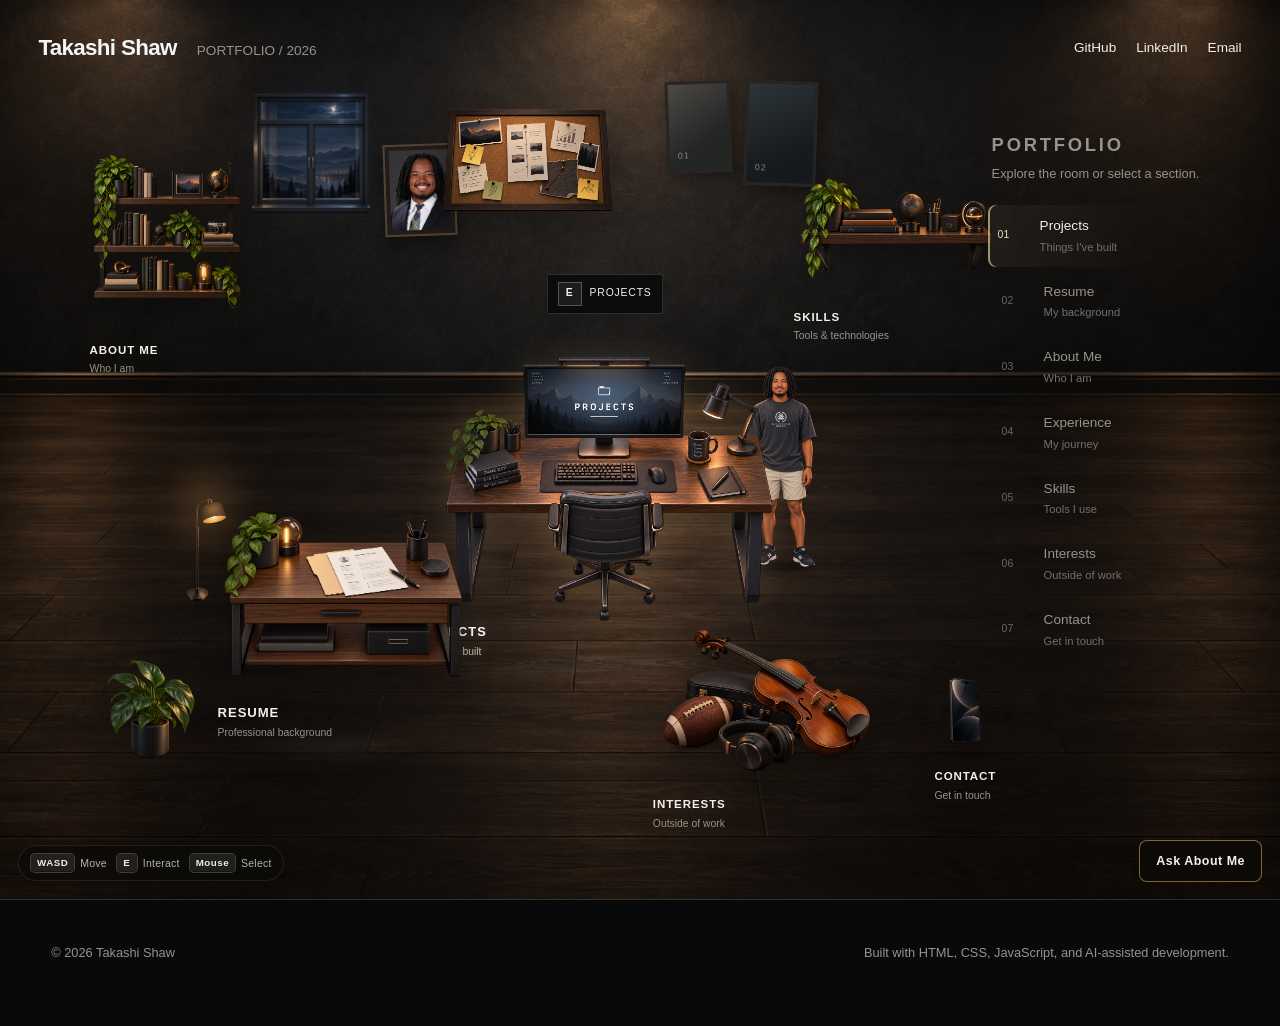
<file: index.html>
<!DOCTYPE html>
<html lang="en">
<head>
    <meta charset="UTF-8">
    <meta http-equiv="refresh" content="0; url=portfolio/">
    <title>Takashi Shaw</title>
    <script>
        window.location.replace("portfolio/");
    </script>
</head>
<body>
    <p>
        Redirecting to portfolio...
        <a href="portfolio/">Click here if you are not redirected.</a>
    </p>
</body>
</html>
</file>
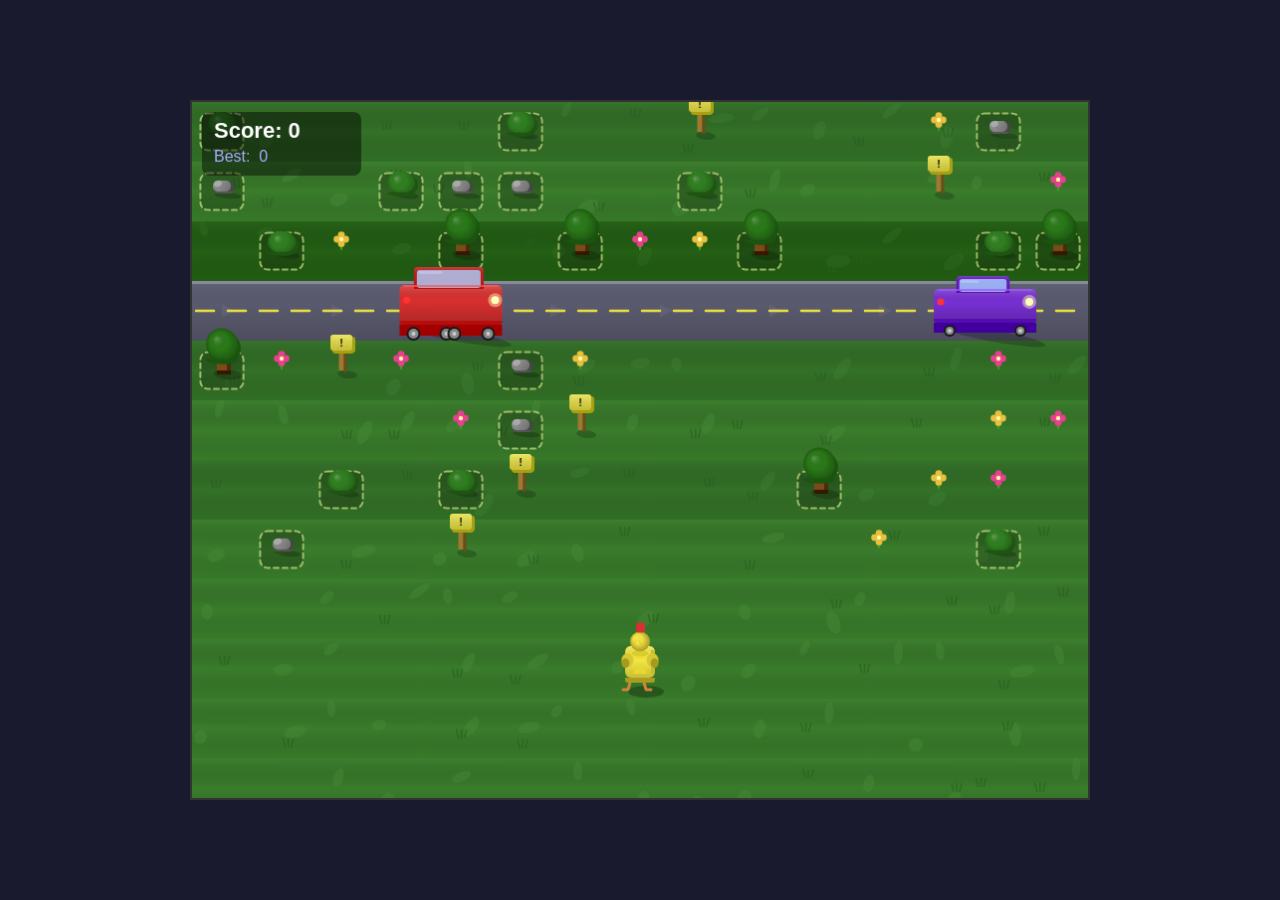
<file: crossy-road/index.html>
<!DOCTYPE html>
<html lang="en">
<head>
  <meta charset="UTF-8" />
  <meta name="viewport" content="width=device-width, initial-scale=1.0" />
  <title>Crossy Road</title>
  <link rel="stylesheet" href="style.css" />
</head>
<body>
  <div id="game-container">
    <canvas id="game-canvas" width="900" height="700"></canvas>
  </div>
  <script src="game.js"></script>
</body>
</html>
</file>
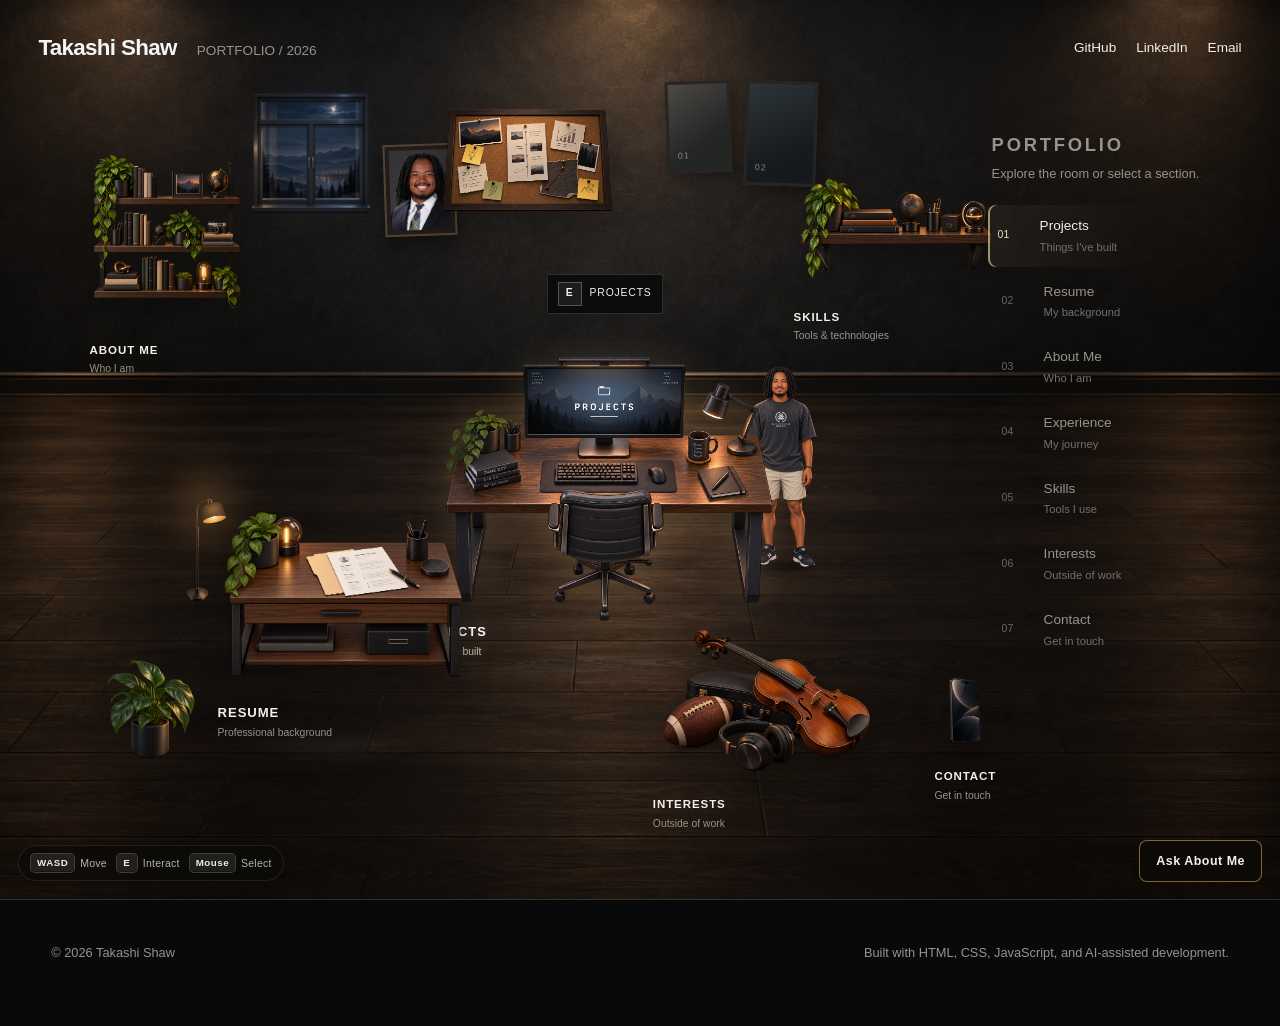
<file: portfolio/index.html>
<!DOCTYPE html>
<html lang="en">

<head>
    <meta charset="UTF-8">
    <meta name="viewport" content="width=device-width, initial-scale=1.0">

    <title>Takashi Shaw | Portfolio</title>
    <link rel="stylesheet" href="style.css">
    <meta
    name="description"
    content="Interactive portfolio of Takashi Shaw, a Carnegie Mellon University student exploring business, artificial intelligence, software development, entrepreneurship, and athletics."
>
</head>

<body>

    <!-- ==================================================
         MAIN PAGE
         ================================================== -->
    <main>

        <!-- ==================================================
             GAME / ROOM AREA
             This will eventually become the interactive room.
             ================================================== -->
        <!-- ==================================================
     INTERACTIVE PORTFOLIO GAME
     ================================================== -->
<section id="game-area">

    <!-- GAME HUD: TOP -->
    <header id="game-header">

        <div class="identity">
            <h1>Takashi Shaw</h1>
            <p>PORTFOLIO / 2026</p>
        </div>

        <div class="social-links">

    <a
        href="https://github.com/TakashiShaw"
        target="_blank"
        rel="noopener noreferrer"
    >
        GitHub
    </a>

    <a
        href="https://www.linkedin.com/in/takashi-shaw-bb1281369"
        target="_blank"
        rel="noopener noreferrer"
    >
        LinkedIn
    </a>

    <a
        href="mailto:tshaw2@andrew.cmu.edu"
    >
        Email
    </a>

</div>

    </header>


    <!-- ==================================================
         ROOM
         Eventually this becomes the actual game world.
         ================================================== -->
    <div id="room">

    <!-- ================================================
         ROOM ENVIRONMENT
         ================================================ -->

    <div class="back-wall"></div>
    <div class="floor"></div>
    <!-- ==================================================
     DECORATIVE ROOM ELEMENTS

     These objects do NOT open portfolio sections.
     They only make the room feel lived-in.
     ================================================== -->


<!-- WINDOW -->

<div class="room-window" aria-hidden="true">
    <img
        src="images/furniture/room-window.png"
        alt=""
        class="room-window-image"
        draggable="false"
    >
</div>
<!-- ==================================================
     PERSONAL WALL PHOTO
     ================================================== -->

<div
    class="wall-profile-photo"
    aria-hidden="true"
>

    <img
        src="images/furniture/takashi-photo.jpg"
        alt=""
        draggable="false"
    >

</div>

<!-- VAGUE POSTERS -->

<div class="poster-group" aria-hidden="true">

    <div class="poster poster-one">
        <span>01</span>
    </div>

    <div class="poster poster-two">
        <span>02</span>
    </div>

</div>


<!-- CENTRAL RUG -->

<div class="room-rug" aria-hidden="true"></div>


<!-- FLOOR LAMP -->
<div class="floor-lamp" aria-hidden="true">
    <img
        src="images/furniture/floor-lamp.png"
        alt=""
        class="floor-lamp-image"
        draggable="false"
    >
</div>


<!-- PLANT -->

<div class="room-plant" aria-hidden="true">

    <img
        src="images/furniture/room-plant.png"
        alt=""
        class="room-plant-image"
        draggable="false"
    >

    <div
        class="plant-world-collision"
        data-world-collision
    ></div>

</div>


    <!-- ==================================================
     ABOUT ME — BOOKSHELF
     ================================================== -->

<div
    class="room-object bookshelf"
    data-section="about"
    data-interact-x="12"
    data-interact-y="39"
    role="button"
    tabindex="0"
    aria-label="Open About Me"
>


   <div class="bookshelf-visual asset-visual">
    <img
        src="images/furniture/about-bookshelf.png"
        alt=""
        class="asset-image"
        draggable="false"
    >
</div>

    <div class="object-label">
        <strong>ABOUT ME</strong>
        <span>Who I am</span>
    </div>

</div>


<!-- ==================================================
     EXPERIENCE — BULLETIN BOARD
     ================================================== -->

<div
    class="room-object bulletin-board"
    data-section="experience"
    data-interact-x="39"
    data-interact-y="38"
    role="button"
    tabindex="0"
    aria-label="Open Experience"
>

    <div class="bulletin-visual asset-visual">
    <img
        src="images/furniture/experience-board.png"
        alt=""
        class="asset-image"
        draggable="false"
    >
</div>

</div>


<!-- ==================================================
     SKILLS — SHELF
     ================================================== -->

<div
    class="room-object skills-shelf"
    data-section="skills"
    data-interact-x="66"
    data-interact-y="39"
    role="button"
    tabindex="0"
    aria-label="Open Skills"
>

    <div class="skills-visual asset-visual">
    <img
        src="images/furniture/skills-shelf.png"
        alt=""
        class="asset-image"
        draggable="false"
    >
</div>

    <div class="object-label">
        <strong>SKILLS</strong>
        <span>Tools & technologies</span>
    </div>

</div>


<!-- ==================================================
     PROJECTS — COMPUTER DESK
     ================================================== -->
<div
    class="room-object computer-desk"
    data-section="projects"
    role="button"
    tabindex="0"
    aria-label="Open Projects"
>

    <div class="desk-visual">
        <img
            src="images/furniture/projects-desk.png"
            alt=""
            class="projects-desk-image"
            draggable="false"
        >
    </div>

    <!-- Invisible physical footprint used for collision -->
    <div
        class="collision-box projects-collision"
        data-collision
        aria-hidden="true"
    ></div>
    <div
    class="collision-box projects-chair-collision"
    data-collision
    aria-hidden="true"
></div>
<!-- Left desk leg -->
<div
    class="collision-box projects-leg-left-collision"
    data-collision
    aria-hidden="true"
></div>


<!-- Right desk leg -->
<div
    class="collision-box projects-leg-right-collision"
    data-collision
    aria-hidden="true"
></div>

<div
    class="interaction-box projects-interaction"
    data-interaction
    aria-hidden="true"
></div>

    <div class="object-label">
        <strong>PROJECTS</strong>
        <span>Things I've built</span>
    </div>

</div>

<!-- ==================================================
     RESUME — CAREER / DOCUMENT STATION
     ================================================== -->

<div
    class="room-object resume-folder"
    data-section="resume"
    role="button"
    tabindex="0"
    aria-label="Open Resume"
>

    <div class="resume-visual asset-visual">
    <img
        src="images/furniture/resume-station.png"
        alt=""
        class="asset-image"
        draggable="false"
    >
</div>

<div
    class="collision-box resume-collision"
    data-collision
    aria-hidden="true"
></div>

<div
    class="interaction-box resume-interaction"
    data-interaction
    aria-hidden="true"
></div>

    <div class="object-label">
        <strong>RESUME</strong>
        <span>Professional background</span>
    </div>

</div>
<!-- ==================================================
     INTERESTS — PERSONAL CORNER
     ================================================== -->

<div
    class="room-object interests-corner"
    data-section="interests"
    role="button"
    tabindex="0"
    aria-label="Open Interests"
>

   <div class="interests-visual asset-visual">
    <img
        src="images/furniture/interests-cluster.png"
        alt=""
        class="asset-image"
        draggable="false"
    >
</div>

<div
    class="collision-box interests-collision"
    data-collision
    aria-hidden="true"
></div>

    <div class="object-label">
        <strong>INTERESTS</strong>
        <span>Outside of work</span>
    </div>

</div>


<!-- ==================================================
     CONTACT — PHONE
     ================================================== -->

<div
    class="room-object contact-phone"
    data-section="contact"
    role="button"
    tabindex="0"
    aria-label="Open Contact"
>

    <div class="phone-visual asset-visual">
    <img
        src="images/furniture/contact-phone.png"
        alt=""
        class="asset-image"
        draggable="false"
    >
</div>

    <div class="object-label">
        <strong>CONTACT</strong>
        <span>Get in touch</span>
    </div>

</div>



<!-- ==================================================
     PLAYER
     Custom 2.5D character
     ================================================== -->

<div
    id="player"
    class="facing-down"
    tabindex="0"
    aria-label="Player character"
> 

    <div class="player-sprite-wrap">

    <img
        id="player-sprite"
        src="images/player/player-front.png"
        alt=""
        draggable="false"
    >

</div>

</div>

<!-- ==================================================
     INTERACTION PROMPT

     Appears when the player approaches an object.
     ================================================== -->

<div
    id="interaction-prompt"
    aria-live="polite"
    aria-hidden="true"
>
    <span class="interaction-key">E</span>

    <span id="interaction-text">
        INTERACT
    </span>
</div>




    <!-- ==================================================
         PORTFOLIO HUD / GAME MENU
         ================================================== -->
    <aside id="portfolio-menu">

        <div class="menu-heading">
            <h2>Portfolio</h2>

            <p>
                Explore the room or select a section.
            </p>
        </div>

        <nav aria-label="Portfolio navigation">

    <ul>

        <li>
            <a href="#projects" data-section="projects">
                <span class="menu-number">01</span>

                <span>
                    <strong>Projects</strong>
                    <small>Things I've built</small>
                </span>
            </a>
        </li>

        <li>
            <a href="#resume" data-section="resume">
                <span class="menu-number">02</span>

                <span>
                    <strong>Resume</strong>
                    <small>My background</small>
                </span>
            </a>
        </li>

        <li>
            <a href="#about" data-section="about">
                <span class="menu-number">03</span>

                <span>
                    <strong>About Me</strong>
                    <small>Who I am</small>
                </span>
            </a>
        </li>

        <li>
            <a href="#experience" data-section="experience">
                <span class="menu-number">04</span>

                <span>
                    <strong>Experience</strong>
                    <small>My journey</small>
                </span>
            </a>
        </li>

        <li>
            <a href="#skills" data-section="skills">
                <span class="menu-number">05</span>

                <span>
                    <strong>Skills</strong>
                    <small>Tools I use</small>
                </span>
            </a>
        </li>

        <li>
            <a href="#interests" data-section="interests">
                <span class="menu-number">06</span>

                <span>
                    <strong>Interests</strong>
                    <small>Outside of work</small>
                </span>
            </a>
        </li>

        <li>
            <a href="#contact" data-section="contact">
                <span class="menu-number">07</span>

                <span>
                    <strong>Contact</strong>
                    <small>Get in touch</small>
                </span>
            </a>
        </li>

    </ul>

</nav>

    </aside>
    <!-- ==================================================
     PORTFOLIO CONTENT PANEL

     JavaScript will place the selected section here.
     ================================================== -->

<div id="portfolio-panel" aria-hidden="true">

    <div class="panel-window">

        <div class="panel-topbar">

            <span id="panel-section-label">
                PORTFOLIO
            </span>

            <button
                id="close-panel"
                type="button"
                aria-label="Close portfolio panel"
            >
                ×
            </button>

        </div>

        <div id="panel-content">
            <!-- Selected portfolio content appears here -->
        </div>

    </div>

</div>


    <!-- GAME CONTROLS -->
    <div id="game-controls">

        <span>
            <strong>WASD</strong>
            Move
        </span>

        <span>
            <strong>E</strong>
            Interact
        </span>

        <span>
            <strong>Mouse</strong>
            Select
        </span>

    </div>

</section>


        <!-- ==================================================
             ABOUT ME
             ================================================== -->
       <!-- ==================================================
     ABOUT ME
     ================================================== -->

<!-- ==================================================
     ABOUT ME
     ================================================== -->

<section id="about">

    <h2>About Me</h2>

    <div class="about-profile">

        <img
            src="images/furniture/takashi-photo.jpg"
            alt="Portrait of Takashi Shaw"
            class="about-photo"
        >

        <div class="about-profile-text">

            <p>
                I'm Takashi Shaw, a Business Administration student at
                Carnegie Mellon University pursuing a minor in Artificial
                Intelligence Studies. I'm interested in the intersection of
                technology, entrepreneurship, finance, and competitive athletics.
            </p>

            <p>
                I enjoy building products from the ground up, especially
                projects that combine software, artificial intelligence,
                automation, and real-world business problems. Outside of
                academics and development, I compete as a collegiate football
                player and play the viola.
            </p>

        </div>

    </div>


    <div class="content-details">

        <p>
            <strong>University:</strong>
            Carnegie Mellon University
        </p>

        <p>
            <strong>Major:</strong>
            Business Administration
        </p>

        <p>
            <strong>Minor:</strong>
            Artificial Intelligence Studies
        </p>

        <p>
            <strong>GPA:</strong>
            3.81 / 4.00
        </p>

        <p>
            <strong>Based in:</strong>
            Pittsburgh, PA / Dallas, TX
        </p>

    </div>

</section>


<!-- ==================================================
     PROJECTS
     ================================================== -->

<section id="projects">

    <h2>Projects</h2>

    <p>
        A selection of projects combining software development,
        artificial intelligence, automation, and entrepreneurship.
    </p>


    <!-- PROJECT 01 -->

    <article class="project-card">

        <p class="project-number">
            PROJECT 01
        </p>

        <h3>
            Portfolio Assistant
        </h3>

        <p>
            A rule-based chatbot integrated into my portfolio that sends
            user questions to a Flask backend deployed on Render. The
            assistant can answer questions about my projects, skills,
            education, experience, interests, resume, and contact
            information.
        </p>

        <p>
            <strong>Built with:</strong>
            JavaScript, Python, Flask, Render, and GitHub.
        </p>

        <p>
            <a
                href="https://github.com/TakashiShaw/portfolio-assistant-backend"
                target="_blank"
                rel="noopener noreferrer"
            >
                Backend Code
            </a>

            ·

            <a
                href="https://portfolio-assistant-backend-sqp8.onrender.com"
                target="_blank"
                rel="noopener noreferrer"
            >
                Live Backend
            </a>
        </p>

    </article>


    <!-- PROJECT 02 -->

    <article class="project-card">

        <p class="project-number">
            PROJECT 02
        </p>

        <h3>
            Automated Social Media Network
        </h3>

        <p>
            Developed an automated content-production workflow for a
            network of business and finance social media accounts.
            The system connected AI-generated scripts, voice synthesis,
            and reusable video templates to streamline content creation.
        </p>

        <p>
            <strong>Built with:</strong>
            Python, Gemini APIs, ElevenLabs, HeyGen, and VS Code.
        </p>

    </article>


    <!-- PROJECT 03 -->

    <article class="project-card">

        <p class="project-number">
            PROJECT 03
        </p>

        <h3>
            MarketScope
        </h3>

        <p>
            Built an interactive global market intelligence dashboard
            that uses the World Bank API to explore economic indicators
            across countries. The application visualizes historical
            trends, generates data-driven observations, and supports
            side-by-side market comparisons.
        </p>

        <p>
            <strong>Built with:</strong>
            Python, Streamlit, World Bank API, pandas, and Altair.
        </p>

        <p>
            <a
                href="https://takashi-marketscope.streamlit.app"
                target="_blank"
                rel="noopener noreferrer"
            >
                Live Demo
            </a>

            ·

            <a
                href="https://github.com/TakashiShaw/marketscope"
                target="_blank"
                rel="noopener noreferrer"
            >
                GitHub
            </a>
        </p>

    </article>


    <!-- PROJECT 04 -->

    <article class="project-card">

        <p class="project-number">
            PROJECT 04
        </p>

        <h3>
            Interactive Portfolio
        </h3>

        <p>
            The website you're currently exploring. Instead of building
            a traditional scrolling portfolio, I designed the site as
            an interactive game environment where objects in the room
            represent different parts of my background.
        </p>

        <p>
            <strong>Built with:</strong>
            HTML, CSS, JavaScript, GitHub, and AI-assisted development.
        </p>

    </article>

</section>


<!-- ==================================================
     EXPERIENCE
     ================================================== -->

<section id="experience">

    <h2>Experience</h2>

    <div class="experience-item">

        <h3>
            Founder / Developer — Pipeline Zero
        </h3>

        <p>
            2026
        </p>

        <p>
            Built a B2B sales automation platform that combined
            software development, AI APIs, workflow automation,
            and sales strategy.
        </p>

    </div>


    <div class="experience-item">

        <h3>
            NCAA Collegiate Athlete — Carnegie Mellon University
        </h3>

        <p>
            Pittsburgh, Pennsylvania
        </p>

        <p>
            Balance collegiate football training, film study,
            competition, academics, and technical projects while
            maintaining a 3.81 GPA.
        </p>

    </div>


    <div class="experience-item">

        <h3>
            Financial Analyst Student Training (FAST) — Analyst
        </h3>

        <p>
            2025 — Present
        </p>

        <p>
            Study investment banking, private equity, hedge fund
            fundamentals, financial technicals, database research,
            and market analysis.
        </p>

    </div>


    <div class="experience-item">

        <h3>
            Braum's Ice Cream & Dairy Store — Retail Operations Associate
        </h3>

        <p>
            Allen, Texas · 2025
        </p>

        <p>
            Managed customer-facing transactions, inventory,
            operational responsibilities, and workflow support
            in a high-volume retail environment.
        </p>

    </div>


    <div class="experience-item">

        <h3>
            Top Speed Academy — Athletic Trainer Assistant
        </h3>

        <p>
            Carrollton, Texas · 2022 — 2024
        </p>

        <p>
            Assisted with strength and conditioning sessions,
            athlete safety, equipment setup, and training-session
            logistics.
        </p>

    </div>

</section>


<!-- ==================================================
     SKILLS
     ================================================== -->

<section id="skills">

    <h2>Skills</h2>

    <div class="skills-grid">

        <div>

            <h3>Programming</h3>

            <p>
                Python · Flask · Luau · HTML · CSS · JavaScript
            </p>

        </div>


        <div>

            <h3>AI & Automation</h3>

            <p>
                OpenAI APIs · Gemini APIs · Zapier · Twilio ·
                ElevenLabs · HeyGen
            </p>

        </div>


        <div>

            <h3>Development Tools</h3>

            <p>
                VS Code · GitHub · Rojo · Roblox Studio
            </p>

        </div>


        <div>

            <h3>Business & Analytics</h3>

            <p>
                Microsoft Excel · Financial Analysis ·
                Macroeconomic Analysis · B2B Sales ·
                Digital Marketing · SEO Fundamentals
            </p>

        </div>


        <div>

            <h3>Languages</h3>

            <p>
                English — Native<br>
                Japanese — Basic
            </p>

        </div>

    </div>

</section>


<!-- ==================================================
     INTERESTS
     ================================================== -->

<section id="interests">

    <h2>Interests</h2>

    <p>
        My interests outside of academics and development are a large
        part of how I approach competition, creativity, and problem solving.
    </p>


    <div class="interest-item">

        <h3>Football</h3>

        <p>
            Collegiate football player at Carnegie Mellon University.
            I enjoy the competitive, strategic, and physical side of
            the game as much as the training process itself.
        </p>

    </div>


    <div class="interest-item">

        <h3>Viola</h3>

        <p>
            Music gives me a completely different creative outlet from
            programming and business. I play the viola and enjoy the
            precision and discipline involved in performing.
        </p>

    </div>


    <div class="interest-item">

        <h3>Strength Training</h3>

        <p>
            I'm highly interested in strength, speed development,
            athletic performance, and recovery.
        </p>

    </div>


    <div class="interest-item">

        <h3>Gaming & Game Development</h3>

        <p>
            I enjoy games both as a player and a developer, particularly
            systems that reward strategy, experimentation, and creativity.
        </p>

    </div>


    <div class="interest-item">

        <h3>Writing</h3>

        <p>
            I enjoy argumentative and creative writing, especially writing
            that communicates ideas clearly without feeling overly rigid
            or formulaic.
        </p>

    </div>

</section>


<!-- ==================================================
     RESUME
     ================================================== -->

<section id="resume">

    <h2>Resume</h2>

    <p>
        I'm a Carnegie Mellon Business Administration student pursuing
        Artificial Intelligence Studies, with experience spanning
        entrepreneurship, software development, financial analysis,
        athletics, and operations.
    </p>

    <p>
        <strong>Education:</strong>
        Carnegie Mellon University
    </p>

    <p>
        <strong>GPA:</strong>
        3.81 / 4.00
    </p>

    <p>
        <strong>Focus:</strong>
        Business, artificial intelligence, entrepreneurship,
        finance, and software development.
    </p>

    <a
        href="./resume.pdf"
        target="_blank"
        rel="noopener noreferrer"
    >
        View Full Resume
    </a>

</section>


<!-- ==================================================
     CONTACT
     ================================================== -->

<section id="contact">

    <h2>Contact</h2>

    <p>
        I'm always interested in connecting about technology,
        entrepreneurship, finance, athletics, or new opportunities.
    </p>

    <div class="contact-links">

        <a
            href="mailto:tshaw2@andrew.cmu.edu"
        >
            Email
        </a>

        <a
            href="https://www.linkedin.com/in/takashi-shaw-bb1281369"
            target="_blank"
            rel="noopener noreferrer"
        >
            LinkedIn
        </a>

        <a
            href="https://github.com/TakashiShaw"
            target="_blank"
            rel="noopener noreferrer"
        >
            GitHub
        </a>

        <a
            href="./resume.pdf"
            target="_blank"
            rel="noopener noreferrer"
        >
            Resume
        </a>

    </div>

</section>


      


    <!-- ==================================================
         FOOTER
         ================================================== -->
    <footer>

        <p>
            © 2026 Takashi Shaw 
        </p>

        <p>
            Built with HTML, CSS, JavaScript, and AI-assisted development.
        </p>

    </footer>

    <!-- ==================================================
         PORTFOLIO ASSISTANT CHATBOT
         ================================================== -->
    <div
        id="portfolio-assistant"
        class="assistant-closed"
    >

        <button
            id="assistant-toggle"
            type="button"
            aria-expanded="false"
            aria-controls="assistant-panel"
        >
            Ask About Me
        </button>

        <section
            id="assistant-panel"
            role="dialog"
            aria-labelledby="assistant-title"
            aria-hidden="true"
        >

            <div class="assistant-topbar">

                <h2 id="assistant-title">
                    Portfolio Assistant
                </h2>

                <button
                    id="assistant-close"
                    type="button"
                    aria-label="Close Portfolio Assistant"
                >
                    ×
                </button>

            </div>

            <p class="assistant-welcome">
                Hi, I'm Takashi's Portfolio Assistant. Ask me about his
                projects, skills, experience, or background.
            </p>

            <div
                id="assistant-messages"
                class="assistant-messages"
                aria-live="polite"
            ></div>

            <form id="assistant-form">

                <label
                    class="assistant-sr-only"
                    for="assistant-input"
                >
                    Message Portfolio Assistant
                </label>

                <input
                    id="assistant-input"
                    type="text"
                    autocomplete="off"
                    placeholder="Ask a question..."
                >

                <button
                    id="assistant-send"
                    type="submit"
                >
                    Send
                </button>

            </form>

        </section>

    </div>

<script src="script.js"></script>

</body>

</html>
</file>
<file: crossy-road/style.css>
/* ----------------------------------------
   PAGE LAYOUT
---------------------------------------- */

*, *::before, *::after {
  box-sizing: border-box;
  margin: 0;
  padding: 0;
}

body {
  background-color: #1a1a2e;
  display: flex;
  justify-content: center;
  align-items: center;
  min-height: 100vh;
  font-family: sans-serif;
}

/* ----------------------------------------
   GAME CONTAINER
   Holds the canvas and constrains its size.
   max-width/max-height keep it from overflowing
   the viewport while the aspect-ratio property
   locks 900:700 as it scales down.
---------------------------------------- */

#game-container {
  width: 90vw;
  max-width: 900px;
  aspect-ratio: 900 / 700;
  max-height: 90vh;
  /* Recalculate width from the height constraint when the
     viewport is shorter than it is wide. */
  width: min(90vw, 90vh * (900 / 700));
}

/* ----------------------------------------
   CANVAS
   Fills the container exactly; the browser
   scales the 900×700 logical pixels to fit.
---------------------------------------- */

#game-canvas {
  display: block;
  width: 100%;
  height: 100%;
  border: 2px solid #333;
}
</file>
<file: portfolio/style.css>
/* =========================================================
   BASIC RESET
   Removes some of the browser's default spacing.
   ========================================================= */

* {
    box-sizing: border-box;
}

html {
    scroll-behavior: smooth;
}

body {
    margin: 0;

    font-family:
        Arial,
        Helvetica,
        sans-serif;

    background-color: var(--background);
    color: #f4f6f8;

    line-height: 1.6;
}


/* =========================================================
   COLORS
   These variables let us reuse the same colors everywhere.
   ========================================================= */

:root {
    --background: #090909;

    --panel: #121212;

    --panel-light: #1a1a19;

    --border: #30302d;

    --text: #f2f0e9;

    --muted-text: #96938a;

    --accent: #d6a85f;

    --accent-dark: #a77c3e;
}


/* =========================================================
   LINKS
   ========================================================= */

a {
    color: var(--text);
    text-decoration: none;

    transition:
        color 0.2s ease,
        background-color 0.2s ease,
        border-color 0.2s ease;
}

a:hover {
    color: var(--accent);
}


/* =========================================================
   GAME HEADER / HUD
   This header now sits on top of the game world.
   ========================================================= */

#game-header {
    position: absolute;

    top: 0;
    left: 0;
    right: 0;

    z-index: 2000;

    display: flex;
    align-items: center;
    justify-content: space-between;

    padding: 30px 3%;

    pointer-events: none;
}


/* Name + "Interactive Portfolio" */

#game-header .identity {
    display: flex;
    align-items: baseline;

    gap: 20px;
}


#game-header h1 {
    margin: 0;

    font-size: 1.4rem;

    letter-spacing: -0.03em;
}


#game-header .identity p {
    margin: 0;

    color: var(--muted-text);

    font-size: 0.85rem;
}


/* GitHub / LinkedIn / Email */

#game-header .social-links {
    display: flex;

    gap: 20px;

    pointer-events: auto;
}


#game-header .social-links a {
    font-size: 0.85rem;
}

/* =========================================================
   MAIN PAGE GRID

   On desktop:
       ROOM | SIDEBAR

   Everything after those two sections spans the full width.
   ========================================================= */

main {
    width: 100%;
}


/* =========================================================
   INTERACTIVE ROOM PLACEHOLDER
   ========================================================= */

#game-area {
    width: 100%;

    min-height: 100vh;

    position: relative;

    overflow: hidden;

    background:
        radial-gradient(
            circle at 50% 40%,
            #24211c 0%,
            #141311 50%,
            #090909 100%
        );

    border-bottom: 1px solid var(--border);
}

#game-area h2 {
    margin-top: 0;

    font-size: 1rem;

    text-transform: uppercase;

    letter-spacing: 0.15em;

    color: var(--muted-text);
}

#game-area > p {
    max-width: 500px;

    color: var(--muted-text);
}

/* =========================================================
   ROOM / GAME WORLD
   ========================================================= */

#room {
    position: absolute;

    inset: 0;

    overflow: hidden;

    background-color: #11100f;
}


/* =========================================================
   BACK WALL

   The wall takes up the upper part of the room.
   About, Experience, and Skills live here.
   ========================================================= */

.back-wall {
    position: absolute;

    top: 0;
    left: 0;

    width: 100%;
    height: 35%;

    background:
        linear-gradient(
            to bottom,
            #171614,
            #12110f
        );

    border-bottom: 1px solid rgba(255, 255, 255, 0.06);
}


/* =========================================================
   FLOOR

   Dark wooden floor with subtle perspective.
   ========================================================= */

.floor {
    position: absolute;

    left: 0;
    bottom: 0;

    width: 100%;
    height: 68%;

    background:
        /* slight darkening toward the front of the room */
        linear-gradient(
            to bottom,
            rgba(255, 255, 255, 0.02),
            rgba(0, 0, 0, 0.45)
        ),

        /* vertical seams between floorboards */
        repeating-linear-gradient(
            90deg,
            transparent 0,
            transparent 84px,
            rgba(0, 0, 0, 0.22) 85px,
            rgba(0, 0, 0, 0.22) 86px
        ),

        /* subtle alternating wood strips */
        repeating-linear-gradient(
            0deg,
            #1b1814 0,
            #1b1814 32px,
            #181510 33px,
            #181510 64px
        );

    clip-path: polygon(
        8% 0%,
        92% 0%,
        100% 100%,
        0% 100%
    );

    border-top: 1px solid rgba(255, 255, 255, 0.05);

    box-shadow:
        inset 0 35px 70px rgba(0, 0, 0, 0.25);
}
/* =========================================================
   ROOM ATMOSPHERE / DECORATION
   ========================================================= */


/* ---------------------------------------------------------
   WINDOW
   --------------------------------------------------------- */

.room-window {
    position: absolute;

    z-index: 2;

    top: 8%;
    left: 19%;

    width: 135px;
    height: 150px;

    padding: 8px;

    background-color: #2b2824;

    border: 5px solid #37322c;

    box-shadow:
        8px 10px 22px rgba(0, 0, 0, 0.35);
}


.window-glass {
    position: relative;

    width: 100%;
    height: 100%;

    overflow: hidden;

    background:
        linear-gradient(
            155deg,
            #353a3d 0%,
            #202527 48%,
            #141819 100%
        );
}


/* very subtle reflected light */

.window-glass::after {
    content: "";

    position: absolute;

    top: -30%;
    left: -10%;

    width: 55%;
    height: 150%;

    transform: rotate(22deg);

    background:
        linear-gradient(
            to right,
            transparent,
            rgba(255, 255, 255, 0.06),
            transparent
        );
}


.window-pane {
    position: absolute;

    background-color: #302d29;
}


.vertical-pane {
    top: 0;
    bottom: 0;

    width: 4px;

    left: 50%;

    transform: translateX(-50%);
}


.horizontal-pane {
    left: 0;
    right: 0;

    height: 4px;

    top: 50%;

    transform: translateY(-50%);
}


/* ---------------------------------------------------------
   POSTERS
   Intentionally vague — later these can become your
   actual subtle anime/media references.
   --------------------------------------------------------- */

.poster-group {
    position: absolute;

    z-index: 2;

    top: 9%;
    left: 52%;

    display: flex;

    align-items: flex-start;

    gap: 14px;
}


.poster {
    display: flex;

    align-items: flex-end;
    justify-content: flex-start;

    padding: 8px;

    color: rgba(255, 255, 255, 0.45);

    font-size: 0.55rem;

    letter-spacing: 0.12em;

    border: 3px solid #272522;

    box-shadow:
        5px 7px 14px rgba(0, 0, 0, 0.30);
}


.poster-one {
    width: 65px;
    height: 92px;

    transform: rotate(-2deg);

    background:
        linear-gradient(
            145deg,
            #4c4945,
            #242525 65%
        );
}


.poster-two {
    width: 72px;
    height: 105px;

    transform: rotate(2deg);

    background:
        linear-gradient(
            155deg,
            #2d3538,
            #171a1c 70%
        );
}


/* ---------------------------------------------------------
   RUG
   Grounds the desk and player in the room.
   --------------------------------------------------------- */

.room-rug {
    position: absolute;

    z-index: 1;

    top: 48%;
    left: 29%;

    width: 39%;
    height: 36%;

    opacity: 0.65;

    background:
        repeating-linear-gradient(
            90deg,
            rgba(255, 255, 255, 0.018) 0,
            rgba(255, 255, 255, 0.018) 3px,
            transparent 3px,
            transparent 9px
        ),
        #28231f;

    clip-path: polygon(
        8% 0,
        92% 0,
        100% 100%,
        0 100%
    );

    box-shadow:
        0 18px 30px rgba(0, 0, 0, 0.30);
}


/* ---------------------------------------------------------
   FLOOR LAMP
   Adds a warmer focal light near the résumé area.
   --------------------------------------------------------- */

.floor-lamp {
    position: absolute;

    z-index: 3;

    top: 50%;
    left: 13%;

    width: 60px;
    height: 190px;
}


.lamp-shade {
    position: absolute;

    z-index: 3;

    top: 0;
    left: 8px;

    width: 48px;
    height: 35px;

    background-color: #8b7559;

    clip-path: polygon(
        20% 0,
        80% 0,
        100% 100%,
        0 100%
    );
}


.lamp-bulb {
    position: absolute;

    z-index: 2;

    top: 27px;
    left: 25px;

    width: 14px;
    height: 14px;

    border-radius: 50%;

    background-color: #c7a675;

    box-shadow:
        0 0 25px rgba(199, 166, 117, 0.22),
        0 0 55px rgba(199, 166, 117, 0.12);
}


.lamp-pole {
    position: absolute;

    top: 32px;
    left: 30px;

    width: 5px;
    height: 130px;

    background-color: #3c3832;
}


.lamp-base {
    position: absolute;

    bottom: 5px;
    left: 12px;

    width: 40px;
    height: 10px;

    border-radius: 50%;

    background-color: #35312d;
}


/* ---------------------------------------------------------
   PLANT
   Pure decoration.
   --------------------------------------------------------- */

.room-plant {
    position: absolute;

    z-index: 3;

    left: 8%;
    top: 72%;

    width: 85px;
    height: 110px;
}


.plant-pot {
    position: absolute;

    bottom: 0;
    left: 24px;

    width: 43px;
    height: 39px;

    background:
        linear-gradient(
            to bottom,
            #4d4034,
            #332b24
        );

    clip-path: polygon(
        8% 0,
        92% 0,
        78% 100%,
        22% 100%
    );
}


.plant-leaf {
    position: absolute;

    width: 20px;
    height: 60px;

    border-radius: 100% 0 100% 0;

    background-color: #39423a;

    transform-origin: bottom center;
}


.leaf-one {
    left: 33px;
    top: 4px;

    transform: rotate(-15deg);
}


.leaf-two {
    left: 43px;
    top: 8px;

    transform: rotate(24deg);
}


.leaf-three {
    left: 21px;
    top: 19px;

    transform: rotate(-45deg);
}


.leaf-four {
    left: 51px;
    top: 21px;

    transform: rotate(50deg);
}


/* =========================================================
   SUBTLE ROOM VIGNETTE

   Helps keep the HUD readable and gives the scene depth.
   ========================================================= */

#room::after {
    content: "";

    position: absolute;

    z-index: 2;

    pointer-events: none;

    inset: 0;

    background:
        linear-gradient(
            to left,
            rgba(0, 0, 0, 0.38) 0%,
            transparent 28%
        ),

        linear-gradient(
            to bottom,
            rgba(0, 0, 0, 0.08) 0%,
            transparent 25%,
            rgba(0, 0, 0, 0.18) 100%
        );
}

/* =========================================================
   ROOM OBJECTS
   ========================================================= */

.room-object {
    position: absolute;

    filter:
        drop-shadow(
            0 14px 16px rgba(0, 0, 0, 0.28)
        );
}

/* =========================================================
   OBJECT LABELS
   ========================================================= */

.object-label {
    margin-top: 10px;

    text-align: left;
}


.object-label strong {
    display: block;

    color: var(--text);

    font-size: 0.72rem;

    letter-spacing: 0.08em;
}


.object-label span {
    display: block;

    margin-top: 2px;

    color: var(--muted-text);

    font-size: 0.65rem;
}


/* =========================================================
   ABOUT — BOOKSHELF
   ========================================================= */

.bookshelf {
    top: 14%;
    left: 7%;
}


.bookshelf-visual {
    width: 130px;
    height: 145px;

    padding: 10px;

    display: flex;
    flex-direction: column;
    justify-content: space-between;

    background-color: #211d19;

    border:
        5px solid #332b24;

    box-shadow:
        10px 12px 18px rgba(0, 0, 0, 0.30);
}


.shelf-row {
    height: 34px;

    display: flex;
    align-items: flex-end;

    gap: 5px;

    padding: 0 5px 4px;

    border-bottom:
        4px solid #3b3128;
}


.shelf-row span {
    display: block;

    width: 12px;

    height: 22px;

    background-color: #66594d;
}


.shelf-row span:nth-child(2) {
    height: 29px;

    background-color: #4d5660;
}


.shelf-row span:nth-child(3) {
    height: 25px;

    background-color: #725f50;
}


.shelf-row span:nth-child(4) {
    height: 31px;

    background-color: #41484d;
}


/* =========================================================
   EXPERIENCE — BULLETIN BOARD
   ========================================================= */

.bulletin-board {
    top: 10%;
    left: 34%;
}


.bulletin-visual {
    position: relative;

    width: 160px;
    height: 105px;

    background-color: #584536;

    border:
        7px solid #302720;

    box-shadow:
        8px 10px 16px rgba(0, 0, 0, 0.28);
}


.paper {
    position: absolute;

    background-color: #d1c9b7;

    box-shadow:
        2px 3px 5px rgba(0, 0, 0, 0.30);
}


.paper-one {
    width: 43px;
    height: 52px;

    left: 18px;
    top: 16px;

    transform: rotate(-5deg);
}


.paper-two {
    width: 50px;
    height: 34px;

    left: 73px;
    top: 22px;

    transform: rotate(4deg);
}


.paper-three {
    width: 35px;
    height: 27px;

    right: 10px;
    bottom: 12px;

    transform: rotate(-3deg);
}


/* =========================================================
   SKILLS — TOOL SHELF
   ========================================================= */

.skills-shelf {
    top: 17%;
    left: 62%;
}


.skills-visual {
    position: relative;

    width: 140px;
    height: 85px;

    padding: 15px;

    display: flex;
    align-items: flex-end;
    justify-content: space-around;

    background-color: #181817;

    border-bottom:
        8px solid #39332c;
}


.skills-top {
    position: absolute;

    top: 8px;
    left: 10px;
    right: 10px;

    height: 4px;

    background-color: #37332f;
}


.skills-item {
    width: 24px;
    height: 32px;

    border-radius: 4px 4px 2px 2px;

    background-color: #55544f;
}


.skills-item:nth-child(3) {
    height: 42px;

    background-color: #635d55;
}


.skills-item:nth-child(4) {
    height: 26px;

    background-color: #444b50;
}


/* =========================================================
   PROJECTS — COMPUTER DESK
   ========================================================= */

.computer-desk {
    top: 38%;
    left: 32%;
}


/* The image container is also used by JavaScript
   for collision and proximity calculations. */

.desk-visual {
    position: relative;

    width: 390px;
    height: 290px;

    display: flex;
    align-items: flex-end;
    justify-content: center;
}


.projects-desk-image {
    display: block;

    width: 100%;
    height: 100%;

    object-fit: contain;

    pointer-events: none;

    user-select: none;
}


.computer-desk .object-label {
    margin-top: -10px;
}


.computer-desk .object-label strong {
    font-size: 0.8rem;
}


/* =========================================================
   RESUME — CAREER / DOCUMENT STATION

   Resume is the second-most important destination after
   Projects, so it gets its own real piece of furniture.
   ========================================================= */

.resume-folder {
    top: 57%;
    left: 17%;
}


.resume-visual {
    position: relative;

    width: 235px;
    height: 165px;

    transform: scale(1.04);

    transform-origin: bottom center;
}


/* ---------------------------------------------------------
   SMALL CONSOLE DESK
   --------------------------------------------------------- */

.resume-desk-back {
    position: absolute;

    z-index: 1;

    left: 11px;
    top: 62px;

    width: 210px;
    height: 22px;

    background-color: #342b24;

    transform: skewX(-9deg);
}


.resume-desk-surface {
    position: absolute;

    z-index: 2;

    left: 0;
    top: 76px;

    width: 225px;
    height: 32px;

    background:
        linear-gradient(
            to bottom,
            #594534,
            #443427
        );

    transform: skewX(-9deg);

    box-shadow:
        0 13px 22px rgba(0, 0, 0, 0.34);
}


/* ---------------------------------------------------------
   DESK LEGS
   --------------------------------------------------------- */

.resume-desk-leg {
    position: absolute;

    z-index: 1;

    top: 103px;

    width: 13px;
    height: 58px;

    background:
        linear-gradient(
            to right,
            #29231e,
            #3a3028
        );
}


.resume-leg-left {
    left: 26px;
}


.resume-leg-right {
    right: 27px;
}


/* ---------------------------------------------------------
   OPEN FOLDER
   --------------------------------------------------------- */

.resume-folder-shape {
    position: absolute;

    z-index: 3;

    left: 48px;
    top: 45px;

    width: 115px;
    height: 61px;

    background:
        linear-gradient(
            140deg,
            #725238,
            #513923
        );

    transform:
        rotate(3deg)
        skewX(-4deg);

    box-shadow:
        4px 7px 9px rgba(0, 0, 0, 0.28);
}


/* Folder tab */

.resume-folder-shape::before {
    content: "";

    position: absolute;

    top: -12px;
    left: 9px;

    width: 45px;
    height: 16px;

    background-color: #65472f;
}


/* ---------------------------------------------------------
   RÉSUMÉ PAPER
   --------------------------------------------------------- */

.resume-paper {
    position: absolute;

    z-index: 4;

    left: 87px;
    top: 10px;

    width: 78px;
    height: 102px;

    padding: 12px 10px;

    background:
        linear-gradient(
            145deg,
            #dbd7cc,
            #bdb8ac
        );

    transform:
        rotate(-4deg);

    box-shadow:
        5px 8px 12px rgba(0, 0, 0, 0.38);
}


.resume-paper-title {
    margin-bottom: 12px;

    color: #3a3833;

    font-size: 0.48rem;
    font-weight: bold;

    letter-spacing: 0.11em;
}


.resume-line {
    width: 76%;
    height: 2px;

    margin-bottom: 5px;

    background-color: rgba(55, 53, 48, 0.35);
}


.resume-line-long {
    width: 100%;
}


.resume-line-short {
    width: 52%;
}


.resume-line.second-group {
    margin-top: 12px;
}


/* ---------------------------------------------------------
   PEN
   --------------------------------------------------------- */

.resume-pen {
    position: absolute;

    z-index: 5;

    left: 176px;
    top: 62px;

    width: 4px;
    height: 52px;

    border-radius: 3px;

    background-color: #27292b;

    transform: rotate(34deg);
}


/* ---------------------------------------------------------
   RESUME LABEL
   --------------------------------------------------------- */

.resume-folder .object-label strong {
    font-size: 0.78rem;
}
/* =========================================================
   INTERESTS
   Football / viola / headphones
   ========================================================= */

.interests-corner {
    top: 69%;
    left: 51%;
}


.interests-visual {
    width: 205px;
    height: 90px;

    position: relative;
}


/* Football */

.football-shape {
    position: absolute;

    left: 0;
    bottom: 12px;

    width: 56px;
    height: 36px;

    border-radius: 50%;

    background-color: #654630;

    transform:
        rotate(-20deg);

    border:
        2px solid #312319;
}


.football-shape::after {
    content: "";

    position: absolute;

    left: 19px;
    top: 7px;

    width: 18px;
    height: 3px;

    background-color: #b0a592;

    box-shadow:
        0 6px 0 #b0a592;
}


/* Viola */

.viola-shape {
    position: absolute;

    left: 85px;
    bottom: 5px;

    width: 38px;
    height: 60px;

    border-radius:
        50% 50% 42% 42%;

    background-color: #6b4930;

    transform:
        rotate(-9deg);

    border:
        2px solid #342318;
}


.viola-neck {
    position: absolute;

    width: 9px;
    height: 55px;

    left: 13px;
    top: -45px;

    background-color: #553923;
}


/* Headphones */

.headphones-shape {
    position: absolute;

    right: 4px;
    bottom: 15px;

    width: 58px;
    height: 50px;

    border:
        7px solid #343638;

    border-bottom: none;

    border-radius:
        40px 40px 0 0;
}


.headphones-shape::before,
.headphones-shape::after {
    content: "";

    position: absolute;

    width: 14px;
    height: 27px;

    bottom: -8px;

    border-radius: 5px;

    background-color: #292b2e;
}


.headphones-shape::before {
    left: -8px;
}


.headphones-shape::after {
    right: -8px;
}


/* =========================================================
   CONTACT — PHONE
   ========================================================= */

.contact-phone {
    top: 74%;
    left: 73%;
}


.phone-visual {
    width: 48px;
    height: 82px;

    padding: 5px;

    border-radius: 9px;

    background-color: #202224;

    border:
        2px solid #44474a;

    transform:
        rotate(7deg);

    box-shadow:
        6px 10px 14px rgba(0, 0, 0, 0.35);
}


.phone-screen {
    width: 100%;
    height: 100%;

    border-radius: 5px;

    background:
        linear-gradient(
            160deg,
            #252c32,
            #0d1013
        );
}



/* =========================================================
   PLAYER BODY
   ========================================================= */

.player-body {
    position: relative;

    width: 100%;
    height: 100%;
}


/* Head */

.player-head {
    position: absolute;

    z-index: 3;

    top: 0;
    left: 50%;

    width: 25px;
    height: 27px;

    transform: translateX(-50%);

    border-radius: 48%;

    background-color: #c9b6a4;

    border:
        1px solid rgba(0, 0, 0, 0.3);
}


/* Torso */

.player-torso {
    position: absolute;

    z-index: 2;

    top: 23px;
    left: 50%;

    width: 31px;
    height: 31px;

    transform: translateX(-50%);

    border-radius: 7px;

    background:
        linear-gradient(
            to bottom,
            #30343a,
            #202329
        );
}


/* Legs */

.player-leg {
    position: absolute;

    z-index: 1;

    top: 49px;

    width: 9px;
    height: 20px;

    border-radius: 3px;

    background-color: #17191d;

    transform-origin: top center;
}


.player-leg-left {
    left: 13px;
}


.player-leg-right {
    right: 13px;
}


/* =========================================================
   PLAYER SHADOW
   ========================================================= */

#player::after {
    content: "";

    position: absolute;

    z-index: -1;

    left: 50%;
    bottom: -5px;

    width: 34px;
    height: 10px;

    transform: translateX(-50%);

    border-radius: 50%;

    background:
        radial-gradient(
            ellipse,
            rgba(0, 0, 0, 0.5),
            rgba(0, 0, 0, 0.08) 68%,
            transparent 72%
        );

    filter: blur(1px);
}


/* =========================================================
   WALKING ANIMATION
   ========================================================= */

#player.moving .player-leg-left {
    animation:
        walk-left 0.28s
        ease-in-out
        infinite alternate;
}


#player.moving .player-leg-right {
    animation:
        walk-right 0.28s
        ease-in-out
        infinite alternate;
}


@keyframes walk-left {

    from {
        transform: rotate(8deg);
    }

    to {
        transform: rotate(-8deg);
    }

}


@keyframes walk-right {

    from {
        transform: rotate(-8deg);
    }

    to {
        transform: rotate(8deg);
    }

}


/* Small walking bounce */

#player.moving .player-body {
    animation:
        player-bounce 0.28s
        ease-in-out
        infinite alternate;
}


@keyframes player-bounce {

    from {
        transform: translateY(0);
    }

    to {
        transform: translateY(-2px);
    }

}


/* =========================================================
   FACING DIRECTION
   ========================================================= */

#player.facing-left .player-head {
    transform: translateX(-57%);
}


#player.facing-right .player-head {
    transform: translateX(-43%);
}


/* Keyboard focus */

#player:focus-visible {
    filter:
        drop-shadow(
            0 0 6px rgba(255, 255, 255, 0.35)
        );
}

#player:focus-visible {
    outline: 2px solid rgba(255, 255, 255, 0.65);

    outline-offset: 5px;
}





/* =========================================================
   INTERACTION PROMPT
   ========================================================= */

#interaction-prompt {
    position: absolute;

    z-index: 12;

    left: 44%;
    top: 68%;

    display: flex;
    align-items: center;

    gap: 8px;

    padding: 7px 10px;

    color: var(--text);

    background-color: rgba(10, 10, 10, 0.88);

    border:
        1px solid rgba(255, 255, 255, 0.14);

    font-size: 0.65rem;

    letter-spacing: 0.08em;

    transform:
        translate(
            -50%,
            calc(-100% - 28px)
        );

    opacity: 0;
    visibility: hidden;

    pointer-events: none;

    transition:
        opacity 0.15s ease,
        visibility 0.15s ease;
}


#interaction-prompt.visible {
    opacity: 1;
    visibility: visible;
}


.interaction-key {
    min-width: 24px;
    height: 24px;

    display: inline-flex;
    align-items: center;
    justify-content: center;

    border:
        1px solid rgba(255, 255, 255, 0.25);

    background-color:
        rgba(255, 255, 255, 0.07);

    color: var(--text);

    font-weight: bold;
}


/* =========================================================
   PORTFOLIO GAME MENU / HUD

   This menu now floats ON TOP of the game world
   instead of sitting beside it as a separate webpage column.
   ========================================================= */

#portfolio-menu {
    position: absolute;

    top: 120px;
    right: 3%;

    z-index: 2000;

    width: 250px;

    padding: 10px 0;

    background: transparent;

    border: none;

    border-radius: 0;

}


/* =========================================================
   PORTFOLIO MENU HEADING
   ========================================================= */

#portfolio-menu h2 {
    margin: 0 0 5px;

    font-size: 1.15rem;
}


#portfolio-menu .menu-heading p {
    margin: 0 0 20px;

    color: var(--muted-text);

    font-size: 0.8rem;
}


/* =========================================================
   PORTFOLIO MENU LIST
   ========================================================= */

#portfolio-menu ul {
    list-style: none;

    margin: 0;

    padding: 0;

    display: flex;
    flex-direction: column;

    gap: 4px;
}


/* =========================================================
   INDIVIDUAL MENU LINKS
   ========================================================= */

#portfolio-menu a {
    display: grid;

    grid-template-columns: 32px 1fr;

    align-items: center;

    gap: 10px;

    padding: 10px;

    border-radius: 8px;

    color: var(--muted-text);

    transition:
        color 0.2s ease,
        background-color 0.2s ease,
        transform 0.2s ease;
}


#portfolio-menu a:hover {
    color: var(--text);

    background-color: rgba(255, 255, 255, 0.04);

    transform: translateX(-4px);

}


/* =========================================================
   MENU NUMBERS
   ========================================================= */

.menu-number {
    font-size: 0.65rem;

    color: #666;
}


/* =========================================================
   MENU TITLES
   ========================================================= */

#portfolio-menu strong {
    display: block;

    font-size: 0.85rem;

    font-weight: 500;
}


/* =========================================================
   MENU DESCRIPTIONS
   ========================================================= */

#portfolio-menu small {
    display: block;

    margin-top: 2px;

    color: #707070;

    font-size: 0.7rem;
}



/* =========================================================
   GENERAL PORTFOLIO SECTIONS
   ========================================================= */

main > section:not(#game-area) {
    grid-column: 1 / -1;

    padding: 45px;

    border: 1px solid var(--border);
    border-radius: 18px;

    background-color: var(--panel);
}

main > section:not(#game-area) > h2 {
    margin-top: 0;

    font-size: 2rem;

    letter-spacing: -0.04em;
}

main > section:not(#game-area) > p {
    color: var(--muted-text);
}


/* =========================================================
   ABOUT SECTION
   ========================================================= */

#about > div {
    width: 180px;
    height: 180px;

    margin: 25px 0;

    display: flex;
    align-items: center;
    justify-content: center;

    border: 1px dashed var(--border);
    border-radius: 15px;

    background-color: var(--panel-light);

    color: var(--muted-text);

    text-align: center;
}


/* =========================================================
   PROJECTS
   ========================================================= */

#projects {
    display: grid;

    grid-template-columns:
        repeat(2, minmax(0, 1fr));

    gap: 20px;
}


/* Keep the title and introduction across both columns */

#projects > h2,
#projects > p {
    grid-column: 1 / -1;
}


/* Individual project cards */

#projects article {
    min-height: 230px;

    padding: 25px;

    border: 1px solid var(--border);
    border-radius: 14px;

    background-color: var(--panel-light);

    transition:
        transform 0.2s ease,
        border-color 0.2s ease;
}

#projects article:hover {
    transform: translateY(-4px);

    border-color: #465872;
}

#projects article h3 {
    margin-top: 0;
}

#projects article p {
    color: var(--muted-text);
}

#projects article a {
    display: inline-block;

    margin-top: 10px;

    padding-bottom: 3px;

    border-bottom: 1px solid var(--accent);
}
/* =========================================================
   PROJECTS COLLISION FOOTPRINT

   The artwork is much larger than the actual physical desk,
   so collision uses this smaller invisible rectangle.
   ========================================================= */

   /* =========================================================
   PROJECTS DESK LEG COLLISIONS
   ========================================================= */

.projects-leg-left-collision {
    left: 68px;
    top: 190px;

    width: 18px;
    height: 58px;
}


.projects-leg-right-collision {
    left: 326px;
    top: 190px;

    width: 18px;
    height: 58px;
}

.collision-box,
.interaction-box {
    position: absolute;

    pointer-events: none;

    visibility: hidden;
}


.projects-collision {
    left: 42px;
    top: 105px;

    width: 305px;
    height: 105px;
}
.projects-chair-collision {
    left: 145px;
    top: 170px;

    width: 105px;
    height: 105px;
}
/* =========================================================
   EXPERIENCE
   ========================================================= */

#experience {
    min-height: 240px;
}


/* =========================================================
   SKILLS
   ========================================================= */

#skills h3 {
    margin-top: 30px;

    font-size: 0.9rem;

    text-transform: uppercase;

    letter-spacing: 0.1em;

    color: var(--muted-text);
}

#skills ul {
    display: flex;

    flex-wrap: wrap;

    gap: 10px;

    padding: 0;

    list-style: none;
}

#skills li {
    padding: 8px 13px;

    border: 1px solid var(--border);
    border-radius: 100px;

    background-color: var(--panel-light);

    color: var(--muted-text);

    font-size: 0.85rem;
}


/* =========================================================
   INTERESTS
   ========================================================= */

#interests article {
    padding: 20px 0;

    border-bottom: 1px solid var(--border);
}

#interests article:last-child {
    border-bottom: none;
}

#interests article h3 {
    margin-bottom: 5px;
}

#interests article p {
    margin-top: 0;

    color: var(--muted-text);
}


/* =========================================================
   RESUME
   ========================================================= */

#resume {
    min-height: 220px;
}


/* =========================================================
   CONTACT
   ========================================================= */

#contact ul {
    list-style: none;

    padding: 0;

    margin-top: 25px;
}

#contact li {
    padding: 15px 0;

    border-bottom: 1px solid var(--border);
}


/* =========================================================
   FOOTER
   ========================================================= */

footer {
    width: min(1400px, 92%);

    margin: 0 auto;

    padding: 30px 0 50px;

    display: flex;
    justify-content: space-between;

    gap: 20px;

    color: var(--muted-text);

    font-size: 0.8rem;
}


/* =========================================================
   RESPONSIVE DESIGN
   Tablets / smaller screens
   ========================================================= */

@media (max-width: 850px) {

    header {
        align-items: flex-start;

        flex-direction: column;

        gap: 10px;
    }

    header > p {
        margin: 0;
    }

    main {
        grid-template-columns: 1fr;
    }

    #game-area {
        min-height: 500px;
    }

    aside {
        position: static;
    }

    main > section:not(#game-area) {
        grid-column: 1;
    }

    #projects {
        grid-template-columns: 1fr;
    }

    #projects > h2,
    #projects > p {
        grid-column: 1;
    }

}


/* =========================================================
   RESPONSIVE DESIGN
   Phones
   ========================================================= */

@media (max-width: 550px) {

    header {
        padding: 20px;
    }

    header div {
        flex-wrap: wrap;
    }

    main {
        width: 90%;

        padding-top: 20px;
    }

    #game-area {
        min-height: 420px;

        padding: 20px;
    }

    #game-area > div {
        min-height: 280px;
    }

    aside {
        padding: 20px;
    }

    main > section:not(#game-area) {
        padding: 25px;
    }

    footer {
        flex-direction: column;

        width: 90%;
    }

}
/* =========================================================
   PHASE 4 — HIDE ORIGINAL CONTENT SECTIONS

   The sections still exist in the HTML so JavaScript can
   read their content, but they no longer appear underneath
   the game.
   ========================================================= */

main > section:not(#game-area) {
    display: none;
}
/* =========================================================
   PORTFOLIO CONTENT PANEL
   ========================================================= */

#portfolio-panel {
    position: absolute;

    inset: 0;

    z-index: 3000;

    display: flex;
    align-items: center;
    justify-content: center;

    padding: 7% 19% 7% 8%;

    background-color: rgba(0, 0, 0, 0.38);

    backdrop-filter: blur(3px);

    opacity: 0;
    visibility: hidden;

    pointer-events: none;

    transition:
        opacity 0.25s ease,
        visibility 0.25s ease;
}


#portfolio-panel.open {
    opacity: 1;
    visibility: visible;

    pointer-events: auto;
}


/* Main floating information window */

.panel-window {
    width: min(820px, 100%);

    max-height: 680px;

    overflow-y: auto;

    padding: 0;

    border:
        1px solid rgba(255, 255, 255, 0.13);

    background-color:
        rgba(17, 17, 16, 0.95);

    box-shadow:
        0 35px 80px rgba(0, 0, 0, 0.50);

    transform:
        translateY(14px)
        scale(0.985);

    transition:
        transform 0.25s ease;
}


#portfolio-panel.open .panel-window {
    transform:
        translateY(0)
        scale(1);
}


/* =========================================================
   PANEL TOP BAR
   ========================================================= */

.panel-topbar {
    position: sticky;

    top: 0;

    z-index: 2;

    min-height: 55px;

    display: flex;
    align-items: center;
    justify-content: space-between;

    padding: 0 22px;

    border-bottom:
        1px solid rgba(255, 255, 255, 0.08);

    background-color:
        rgba(17, 17, 16, 0.97);
}


#panel-section-label {
    color: var(--muted-text);

    font-size: 0.68rem;

    letter-spacing: 0.16em;
}


/* Close button */

#close-panel {
    width: 40px;
    height: 40px;

    border: none;

    background: transparent;

    color: var(--muted-text);

    font-size: 1.7rem;

    cursor: pointer;

    transition:
        color 0.2s ease,
        transform 0.2s ease;
}


#close-panel:hover {
    color: var(--text);

    transform: rotate(5deg);
}


/* =========================================================
   PANEL CONTENT
   ========================================================= */

#panel-content {
    padding: 35px;
}


#panel-content h2 {
    margin-top: 0;

    font-size: clamp(
        2rem,
        4vw,
        3.4rem
    );

    letter-spacing: -0.05em;
}


#panel-content h3 {
    margin-top: 28px;
}


#panel-content p,
#panel-content li {
    color: var(--muted-text);
}


/* Project cards copied into the modal */

#panel-content article {
    margin-top: 18px;

    padding: 20px;

    border:
        1px solid rgba(255, 255, 255, 0.09);

    background-color:
        rgba(255, 255, 255, 0.025);
}
/* =========================================================
   INTERACTIVE ROOM OBJECT STATES
   ========================================================= */

.room-object[data-section] {
    cursor: pointer;

    transition:
        filter 0.2s ease,
        transform 0.2s ease;
}


.room-object[data-section]:hover {
    filter:
        brightness(1.18)
        drop-shadow(
            0 16px 20px rgba(0, 0, 0, 0.35)
        );

    transform: translateY(-3px);
}


.room-object[data-section]:focus-visible {
    outline:
        2px solid rgba(255, 255, 255, 0.65);

    outline-offset: 8px;
}


/* Currently selected object */

.room-object.active-object {
    filter:
        brightness(1.25)
        drop-shadow(
            0 0 18px rgba(255, 255, 255, 0.13)
        );
}


/* Currently selected menu entry */

#portfolio-menu a.active-menu {
    color: var(--text);

    transform: translateX(-4px);
}


#portfolio-menu a.active-menu .menu-number {
    color: var(--text);
}
/* =========================================================
   PLAYER PROXIMITY STATES

   Used when the player walks close enough to interact.
   ========================================================= */

.room-object.nearby-object {
    filter:
        brightness(1.22)
        drop-shadow(
            0 0 14px rgba(255, 255, 255, 0.12)
        );
}


#portfolio-menu a.nearby-menu {
    color: var(--text);

    transform: translateX(-4px);
}


#portfolio-menu a.nearby-menu .menu-number {
    color: var(--text);
}
/* =========================================================
   IMPORTANT DESTINATION GROUNDING
   ========================================================= */

.computer-desk::before,
.resume-folder::before {
    content: "";

    position: absolute;

    z-index: -1;

    left: 50%;
    bottom: -20px;

    width: 75%;
    height: 32px;

    transform: translateX(-50%);

    border-radius: 50%;

    background:
        radial-gradient(
            ellipse,
            rgba(255, 255, 255, 0.045),
            transparent 70%
        );

    pointer-events: none;
}
/* =========================================================
   FINAL ART ASSETS
   ========================================================= */


/* ---------------------------------------------------------
   SHARED IMAGE RULES
   --------------------------------------------------------- */

.asset-visual {
    position: relative;

    padding: 0;

    display: block;

    background: none;

    border: none;

    box-shadow: none;

    overflow: visible;
}


.asset-image {
    display: block;

    width: 100%;
    height: 100%;

    object-fit: contain;

    pointer-events: none;

    user-select: none;
}


/* =========================================================
   WINDOW
   ========================================================= */

.room-window {
    top: 8%;
    left: 19%;

    width: 135px;
    height: 165px;

    padding: 0;

    background: none;
    border: none;
    box-shadow: none;
}


.room-window-image {
    display: block;

    width: 100%;
    height: 100%;

    object-fit: contain;

    pointer-events: none;
}


/* =========================================================
   DECORATIVE FLOOR LAMP
   ========================================================= */

.floor-lamp {
    top: 50%;
    left: 13%;

    width: 72px;
    height: 200px;
}


.floor-lamp-image {
    display: block;

    width: 100%;
    height: 100%;

    object-fit: contain;

    pointer-events: none;
}


/* =========================================================
   DECORATIVE PLANT
   ========================================================= */

.room-plant {
    left: 8%;
    top: 72%;

    width: 95px;
    height: 125px;
}


.room-plant-image {
    display: block;

    width: 100%;
    height: 100%;

    object-fit: contain;

    pointer-events: none;
}


/* =========================================================
   ABOUT — BOOKSHELF
   ========================================================= */

.bookshelf-visual {
    width: 155px;
    height: 205px;

    padding: 0;

    background: none;
    border: none;
    box-shadow: none;
}


/* =========================================================
   EXPERIENCE — BULLETIN BOARD
   ========================================================= */

.bulletin-visual {
    width: 185px;
    height: 140px;

    padding: 0;

    background: none;
    border: none;
    box-shadow: none;
}


/* =========================================================
   SKILLS — SHELF
   ========================================================= */

.skills-visual {
    width: 205px;
    height: 145px;

    padding: 0;

    background: none;
    border: none;
    border-bottom: none;
    box-shadow: none;
}


/* =========================================================
   PROJECTS — MAIN DESK
   ========================================================= */

.desk-visual {
    position: relative;

    width: 390px;
    height: 290px;

    padding: 0;

    background: none;
    border: none;
    box-shadow: none;

    transform: none;
}


.projects-desk-image {
    width: 100%;
    height: 100%;

    object-fit: contain;
}


/* =========================================================
   RESUME — DOCUMENT STATION
   ========================================================= */

.resume-visual {
    position: relative;

    width: 245px;
    height: 180px;

    padding: 0;

    background: none;
    border: none;
    box-shadow: none;

    transform: none;
}


.resume-collision {
    left: 14px;
    top: 44px;

    width: 198px;
    height: 124px;
}


.resume-interaction {
    left: -2px;
    top: 28px;

    width: 230px;
    height: 156px;
}


/* =========================================================
   INTERESTS
   ========================================================= */

.interests-visual {
    position: relative;

    width: 225px;
    height: 165px;

    padding: 0;

    background: none;
    border: none;
    box-shadow: none;
}


/* =========================================================
   CONTACT PHONE
   ========================================================= */

.phone-visual {
    width: 58px;
    height: 92px;

    padding: 0;

    background: none;
    border: none;
    box-shadow: none;

    transform: none;
}
/* =========================================================
   FINAL ROOM BACKGROUND
   ========================================================= */

#room {
    background-image:
        url("images/furniture/room-background.png");

    background-size: cover;
    background-position: center;
    background-repeat: no-repeat;

    background-color: #11100f;
}


/* Old CSS wall/floor are no longer needed visually */

.back-wall,
.floor {
    display: none;
}


/* The old rug hides too much of the new wood floor */

.room-rug {
    display: none;
}


/* Very light vignette only */

#room::after {
    content: "";

    position: absolute;

    inset: 0;

    z-index: 2;

    pointer-events: none;

    background:
        linear-gradient(
            to left,
            rgba(0, 0, 0, 0.18),
            transparent 25%
        ),

        linear-gradient(
            to bottom,
            transparent 60%,
            rgba(0, 0, 0, 0.10)
        );
}


/* =========================================================
   WALL PROFILE PHOTO
   ========================================================= */

.wall-profile-photo {
    position: absolute;

    top: 16%;
    left: 30%;

    width: 72px;
    height: 92px;

    z-index: 3;

    padding: 4px;

    background:
        #211c18;

    border:
        2px solid
        #514235;

    box-shadow:
        0 10px 18px
        rgba(0, 0, 0, 0.4);

    transform:
        rotate(-2deg);

    pointer-events: none;
}


.wall-profile-photo img {
    display: block;

    width: 100%;
    height: 100%;

    object-fit: cover;
    object-position: center top;

    pointer-events: none;
    user-select: none;
}




/* =========================================================
   FINAL PORTFOLIO PANEL STYLE
   Physical paper / printed dossier aesthetic
   ========================================================= */

:root {
    --paper-main: #eee5d5;
    --paper-light: #f4ecdf;
    --paper-dark: #ddd0ba;

    --paper-ink: #27221d;
    --paper-ink-soft: #51493f;
    --paper-ink-muted: #807568;

    --paper-red: #7c4036;

    --paper-line: rgba(64, 52, 40, 0.18);
    --paper-line-light: rgba(64, 52, 40, 0.10);
}


/* =========================================================
   DARKEN / BLUR ROOM BEHIND PANEL
   ========================================================= */

#portfolio-panel {
    background:
        rgba(8, 6, 4, 0.68);

    backdrop-filter:
        blur(8px);

    -webkit-backdrop-filter:
        blur(8px);
}


/* =========================================================
   MAIN PAPER SHEET
   ========================================================= */

.panel-window {
    position: relative;

    width:
        min(760px, 84vw);

    max-height:
        78vh;

    overflow: hidden;

    border:
        1px solid
        rgba(96, 76, 54, 0.35);

    border-radius:
        4px;

    color:
        var(--paper-ink);

    background-color:
        var(--paper-main);

    background-image:

        /* subtle warm variation */
        radial-gradient(
            circle at 20% 10%,
            rgba(255, 255, 255, 0.34),
            transparent 32%
        ),

        radial-gradient(
            circle at 80% 70%,
            rgba(142, 105, 65, 0.06),
            transparent 35%
        ),

        /* tiny paper fibers */
        repeating-linear-gradient(
            12deg,
            rgba(80, 64, 46, 0.012) 0px,
            rgba(80, 64, 46, 0.012) 1px,
            transparent 1px,
            transparent 4px
        ),

        linear-gradient(
            145deg,
            #f1e8d9,
            #e9dfce
        );

    box-shadow:
        0 32px 90px
        rgba(0, 0, 0, 0.58),

        0 3px 8px
        rgba(0, 0, 0, 0.24);
}


/* Additional subtle paper grain */

.panel-window::before {
    content: "";

    position: absolute;

    inset: 0;

    z-index: 0;

    pointer-events: none;

    opacity: 0.35;

    background-image:

        radial-gradient(
            rgba(50, 40, 30, 0.08) 0.5px,
            transparent 0.7px
        );

    background-size:
        5px 5px;
}


/* Keep real content above texture */

.panel-window > * {
    position: relative;

    z-index: 1;
}


/* =========================================================
   PAPER HEADER STRIP
   ========================================================= */

.panel-topbar {
    min-height:
        48px;

    padding:
        0 24px;

    display:
        flex;

    align-items:
        center;

    justify-content:
        space-between;

    background:
        rgba(221, 208, 186, 0.58);

    border-bottom:
        1px solid
        rgba(86, 65, 45, 0.20);
}


#panel-section-label {
    color:
        var(--paper-red);

    font-size:
        0.67rem;

    font-weight:
        700;

    letter-spacing:
        0.20em;

    text-transform:
        uppercase;
}


#close-panel {
    border:
        none;

    background:
        transparent;

    color:
        #5e554b;

    opacity:
        0.72;

    font-size:
        1.15rem;

    cursor:
        pointer;

    transition:
        opacity 0.15s ease,
        transform 0.15s ease,
        color 0.15s ease;
}


#close-panel:hover {
    opacity:
        1;

    color:
        var(--paper-red);

    transform:
        rotate(5deg);
}


/* =========================================================
   MAIN CONTENT AREA
   ========================================================= */

#panel-content {
    padding:
        38px 46px 50px;

    overflow-y:
        auto;

    color:
        var(--paper-ink);

    font-family:
        Georgia,
        "Times New Roman",
        serif;
}


/* =========================================================
   MAIN PAGE HEADINGS
   ========================================================= */

#panel-content h2 {
    margin:
        0 0 30px;

    color:
        var(--paper-ink);

    font-family:
        Georgia,
        "Times New Roman",
        serif;

    font-size:
        clamp(
            2.8rem,
            5vw,
            4.4rem
        );

    line-height:
        0.98;

    font-weight:
        400;

    letter-spacing:
        -0.045em;

    text-transform:
        none;
}


/* =========================================================
   SMALLER HEADINGS
   ========================================================= */

#panel-content h3 {
    margin:
        0 0 10px;

    color:
        var(--paper-ink);

    font-family:
        Georgia,
        "Times New Roman",
        serif;

    font-size:
        1.3rem;

    line-height:
        1.25;

    font-weight:
        700;
}


/* =========================================================
   BODY TEXT
   ========================================================= */

#panel-content p {
    color:
        var(--paper-ink-soft);

    font-family:
        Georgia,
        "Times New Roman",
        serif;

    font-size:
        0.95rem;

    line-height:
        1.7;
}


#panel-content strong {
    color:
        var(--paper-ink);

    font-weight:
        700;
}


/* =========================================================
   GENERAL DIVIDER FEEL
   ========================================================= */

#panel-content hr {
    border:
        none;

    border-top:
        1px solid
        var(--paper-line);

    margin:
        28px 0;
}


/* =========================================================
   PROJECTS
   ========================================================= */

.project-card {
    margin:
        0;

    padding:
        28px 16px 30px;

    background:
        transparent;

    border:
        none;

    border-top:
        1px solid
        var(--paper-line);

    border-radius:
        0;

    box-shadow:
        none;

    transition:
        background 0.15s ease;
}


.project-card:hover {
    transform:
        none;

    background:
        rgba(108, 75, 46, 0.035);

    border-color:
        var(--paper-line);
}


.project-number {
    margin:
        0 0 14px !important;

    color:
        var(--paper-red) !important;

    font-family:
        Arial,
        Helvetica,
        sans-serif !important;

    font-size:
        0.67rem !important;

    font-weight:
        700 !important;

    letter-spacing:
        0.17em !important;
}


.project-card h3 {
    margin-bottom:
        12px;

    font-size:
        1.45rem;
}


.project-card p {
    max-width:
        610px;
}


/* =========================================================
   ABOUT ME
   ========================================================= */

.about-profile {
    display:
        grid;

    grid-template-columns:
        150px 1fr;

    gap:
        30px;

    align-items:
        start;

    margin:
        0 0 32px;
}


.about-photo {
    width:
        150px;

    height:
        185px;

    object-fit:
        cover;

    border:
        5px solid
        #f5eddf;

    border-radius:
        1px;

    box-shadow:
        0 1px 3px
        rgba(0, 0, 0, 0.20),

        7px 7px 0
        rgba(112, 86, 58, 0.10);
}


.about-profile-text p {
    color:
        var(--paper-ink-soft);
}


.content-details {
    margin-top:
        22px;

    padding-top:
        22px;

    border-top:
        1px solid
        var(--paper-line);
}


.content-details p {
    margin:
        7px 0;

    color:
        var(--paper-ink-soft);
}


.content-details strong {
    color:
        var(--paper-ink);
}


/* =========================================================
   EXPERIENCE
   ========================================================= */

.experience-item {
    margin:
        0;

    padding:
        24px 6px 27px;

    border:
        none;

    border-top:
        1px solid
        var(--paper-line);

    background:
        transparent;
}


.experience-item:first-of-type {
    margin-top:
        20px;
}


.experience-item h3 {
    font-size:
        1.25rem;
}


.experience-item p:nth-of-type(1) {
    color:
        var(--paper-red);

    font-family:
        Arial,
        Helvetica,
        sans-serif;

    font-size:
        0.70rem;

    font-weight:
        700;

    letter-spacing:
        0.08em;
}


/* =========================================================
   SKILLS
   ========================================================= */

.skills-grid {
    display:
        grid;

    grid-template-columns:
        repeat(
            2,
            minmax(0, 1fr)
        );

    gap:
        0;

    margin-top:
        24px;

    border-top:
        1px solid
        var(--paper-line);

    border-left:
        1px solid
        var(--paper-line);
}


.skills-grid > div {
    padding:
        22px;

    background:
        rgba(255, 255, 255, 0.05);

    border:
        none;

    border-right:
        1px solid
        var(--paper-line);

    border-bottom:
        1px solid
        var(--paper-line);

    border-radius:
        0;
}


.skills-grid h3 {
    margin-bottom:
        8px;

    color:
        var(--paper-red);
}


/* =========================================================
   INTERESTS
   ========================================================= */

.interest-item {
    margin:
        0;

    padding:
        23px 6px 25px;

    border:
        none;

    border-top:
        1px solid
        var(--paper-line);

    background:
        transparent;
}


.interest-item h3 {
    font-size:
        1.3rem;
}


/* =========================================================
   RESUME
   ========================================================= */

#panel-content a {
    color:
        var(--paper-red);

    text-decoration:
        none;
}


#panel-content a:hover {
    color:
        #512821;
}


#panel-content a[href$=".pdf"] {
    display:
        inline-block;

    margin-top:
        14px;

    padding:
        10px 15px;

    color:
        var(--paper-light);

    background:
        var(--paper-ink);

    border:
        none;

    font-family:
        Arial,
        Helvetica,
        sans-serif;

    font-size:
        0.76rem;

    letter-spacing:
        0.04em;

    transition:
        background 0.15s ease;
}


#panel-content a[href$=".pdf"]:hover {
    color:
        var(--paper-light);

    background:
        var(--paper-red);
}


/* =========================================================
   CONTACT
   ========================================================= */

.contact-links {
    display:
        grid;

    grid-template-columns:
        repeat(
            2,
            1fr
        );

    gap:
        0;

    margin-top:
        28px;

    border-top:
        1px solid
        var(--paper-line);

    border-left:
        1px solid
        var(--paper-line);
}


.contact-links a {
    padding:
        15px 17px;

    color:
        var(--paper-ink) !important;

    background:
        transparent;

    border:
        none !important;

    border-right:
        1px solid
        var(--paper-line) !important;

    border-bottom:
        1px solid
        var(--paper-line) !important;

    border-radius:
        0;

    font-family:
        Georgia,
        "Times New Roman",
        serif;

    transition:
        background 0.15s ease,
        color 0.15s ease;
}


.contact-links a:hover {
    color:
        var(--paper-light) !important;

    background:
        var(--paper-red);
}


/* =========================================================
   SCROLLBAR — PAPER STYLE
   ========================================================= */

#panel-content::-webkit-scrollbar {
    width:
        7px;
}


#panel-content::-webkit-scrollbar-track {
    background:
        rgba(100, 78, 56, 0.05);
}


#panel-content::-webkit-scrollbar-thumb {
    background:
        rgba(91, 70, 51, 0.32);

    border-radius:
        10px;
}


/* =========================================================
   MOBILE
   ========================================================= */

@media (max-width: 650px) {

    .panel-window {
        width:
            92vw;

        max-height:
            82vh;
    }


    #panel-content {
        padding:
            30px 25px 38px;
    }


    #panel-content h2 {
        font-size:
            2.8rem;
    }


    .about-profile {
        grid-template-columns:
            1fr;
    }


    .about-photo {
        width:
            135px;

        height:
            165px;
    }


    .skills-grid {
        grid-template-columns:
            1fr;
    }


    .contact-links {
        grid-template-columns:
            1fr;
    }

}

/* =========================================================
   PAPER PANEL SCROLLING
   ========================================================= */

#panel-content {
    max-height: calc(78vh - 48px);

    overflow-y: auto;
    overflow-x: hidden;

    overscroll-behavior: contain;

    scroll-behavior: smooth;
}
/* Fix Resume link inside Contact grid */
#panel-content .contact-links a[href$=".pdf"] {
    margin-top: 0;
    padding: 15px 17px;

    color: var(--paper-ink) !important;
    background: transparent;

    font-family: Georgia, "Times New Roman", serif;
    font-size: inherit;
    letter-spacing: normal;
}

#panel-content .contact-links a[href$=".pdf"]:hover {
    color: var(--paper-light) !important;
    background: var(--paper-red);
}
/* =========================================================
   POST-SUBMISSION POLISH — PASS 1
   Controls, interaction feedback, resume emphasis,
   and page entrance animation
   ========================================================= */


/* =========================================================
   1. GAME CONTROLS HUD
   ========================================================= */

#game-controls {
    position: absolute;

    top: 14px;
    left: 18px;

    z-index: 50;

    display: flex;
    align-items: center;

    gap: 9px;

    padding: 7px 11px;

    background:
        rgba(12, 10, 8, 0.72);

    border:
        1px solid rgba(255, 255, 255, 0.09);

    border-radius: 100px;

    box-shadow:
        0 5px 18px rgba(0, 0, 0, 0.22);

    backdrop-filter:
        blur(7px);

    -webkit-backdrop-filter:
        blur(7px);

    color:
        rgba(255, 255, 255, 0.68);

    font-family:
        Arial,
        Helvetica,
        sans-serif;

    font-size:
        0.66rem;

    letter-spacing:
        0.02em;

    pointer-events: none;
}


#game-controls span {
    display: flex;
    align-items: center;

    gap: 5px;

    white-space: nowrap;
}


#game-controls strong {
    display: inline-flex;

    align-items: center;
    justify-content: center;

    min-width: 22px;
    height: 20px;

    padding:
        0 6px;

    background:
        rgba(255, 255, 255, 0.09);

    border:
        1px solid rgba(255, 255, 255, 0.13);

    border-radius:
        5px;

    color:
        rgba(255, 255, 255, 0.92);

    font-size:
        0.61rem;

    font-weight:
        700;

    letter-spacing:
        0.05em;

    box-shadow:
        inset 0 -1px 0
        rgba(0, 0, 0, 0.35);
}


/* =========================================================
   2. SMOOTHER ROOM INTERACTION FEEDBACK
   ========================================================= */

.room-object {
    transition:
        filter 0.18s ease;
}


.room-object .object-label {
    transition:
        opacity 0.18s ease,
        text-shadow 0.18s ease;
}


/* Replace the harsher old nearby appearance
   with a warmer, more deliberate glow. */

.room-object.nearby-object {
    filter:
        brightness(1.3)
        drop-shadow(
            0 0 18px
            rgba(218, 184, 128, 0.18)
        );
}


.room-object.nearby-object .object-label {
    opacity: 1;

    text-shadow:
        0 0 10px
        rgba(255, 232, 190, 0.2);
}


/* Matching sidebar item */

#portfolio-menu a.nearby-menu {
    color:
        var(--text);

    box-shadow:
        inset 2px 0
        rgba(224, 194, 145, 0.7);

    background:
        linear-gradient(
            90deg,
            rgba(255, 235, 200, 0.055),
            transparent 75%
        );
}


#portfolio-menu a.nearby-menu .menu-number {
    color:
        rgba(255, 235, 200, 0.92);
}


/* =========================================================
   3. MAKE RESUME THE CLEAR #2 DESTINATION
   ========================================================= */

.resume-visual {
    transform:
        scale(1.09);

    transform-origin:
        bottom center;

    transition:
        filter 0.18s ease;
}


/* Give the paper a little more visual separation
   from the dark furniture. */

.resume-paper {
    filter:
        brightness(1.04);
}


/* Stronger effect only when Resume is interactable */

.resume-folder.nearby-object .resume-paper {
    filter:
        brightness(1.14);

    box-shadow:
        0 3px 7px
        rgba(0, 0, 0, 0.35),

        0 0 20px
        rgba(240, 215, 168, 0.16);
}


.resume-folder .object-label strong {
    font-size:
        0.82rem;

    letter-spacing:
        0.07em;
}


/* =========================================================
   4. OPENING ANIMATION
   ========================================================= */

/*
   No splash screen.
   The portfolio still becomes usable immediately.
*/

#room {
    animation:
        room-intro
        0.75s
        ease-out
        both;
}


#game-header {
    animation:
        hud-intro
        0.55s
        0.12s
        ease-out
        both;
}


#portfolio-menu {
    animation:
        hud-intro
        0.55s
        0.24s
        ease-out
        both;
}


#game-controls {
    animation:
        hud-intro
        0.55s
        0.34s
        ease-out
        both;
}


@keyframes room-intro {

    from {
        opacity: 0;
    }

    to {
        opacity: 1;
    }

}


@keyframes hud-intro {

    from {
        opacity: 0;
    }

    to {
        opacity: 1;
    }

}


/* =========================================================
   ACCESSIBILITY — REDUCED MOTION
   ========================================================= */

@media (prefers-reduced-motion: reduce) {

    #room,
    #game-header,
    #portfolio-menu,
    #game-controls {
        animation: none !important;

        opacity: 1 !important;
    }

}
#game-controls {
    top: auto;
    bottom: 18px;
    left: 18px;
}
/* =========================================================
   POST-SUBMISSION POLISH — PASS 2
   ENVIRONMENT ANIMATION — STRONGER VERSION
   ========================================================= */


/* =========================================================
   WINDOW — visible cool light pulse
   ========================================================= */

.room-window {
    overflow: visible;
}

.room-window::after {
    content: "";

    position: absolute;

    left: -8%;
    top: -6%;

    width: 116%;
    height: 112%;

    pointer-events: none;

    background:
        radial-gradient(
            ellipse at center,
            rgba(120, 175, 225, 0.24),
            rgba(90, 135, 185, 0.08) 48%,
            transparent 72%
        );

    filter: blur(12px);

    opacity: 0.35;

    animation:
        window-light-shift
        4s
        ease-in-out
        infinite alternate;
}

.room-window-image {
    animation:
        window-image-shift
        4s
        ease-in-out
        infinite alternate;
}

@keyframes window-light-shift {

    from {
        opacity: 0.25;
        transform: scale(0.96);
    }

    to {
        opacity: 0.75;
        transform: scale(1.05);
    }

}

@keyframes window-image-shift {

    from {
        filter:
            brightness(0.96);
    }

    to {
        filter:
            brightness(1.12);
    }

}


/* =========================================================
   FLOOR LAMP — stronger warm glow
   ========================================================= */

.floor-lamp {
    overflow: visible;
}

.floor-lamp::after {
    content: "";

    position: absolute;

    left: -8px;
    top: 0;

    width: 95px;
    height: 115px;

    pointer-events: none;

    border-radius: 50%;

    background:
        radial-gradient(
            ellipse,
            rgba(255, 194, 105, 0.48),
            rgba(255, 154, 60, 0.16) 45%,
            transparent 72%
        );

    filter: blur(16px);

    opacity: 0.55;

    animation:
        lamp-glow
        3.2s
        ease-in-out
        infinite alternate;
}

.floor-lamp-image {
    animation:
        lamp-image-glow
        3.2s
        ease-in-out
        infinite alternate;
}

@keyframes lamp-glow {

    from {
        opacity: 0.42;
        transform: scale(0.94);
    }

    to {
        opacity: 0.9;
        transform: scale(1.12);
    }

}

@keyframes lamp-image-glow {

    from {
        filter:
            brightness(1);
    }

    to {
        filter:
            brightness(1.18);
    }

}


/* =========================================================
   PLANT — more noticeable sway
   ========================================================= */

.room-plant-image {
    transform-origin: 50% 95%;

    animation:
        plant-sway
        4.2s
        ease-in-out
        infinite alternate;
}

@keyframes plant-sway {

    from {
        transform:
            rotate(-1.4deg)
            translateX(-1px);
    }

    to {
        transform:
            rotate(1.4deg)
            translateX(1px);
    }

}


/* =========================================================
   PROJECTS MONITOR — stronger screen activity
   ========================================================= */

.desk-visual {
    overflow: visible;
}

.desk-visual::after {
    content: "";

    position: absolute;

    z-index: 3;

    left: 31%;
    top: 7%;

    width: 38%;
    height: 25%;

    pointer-events: none;

    border-radius: 6px;

    background:
        radial-gradient(
            ellipse at center,
            rgba(115, 175, 225, 0.34),
            rgba(70, 120, 175, 0.11) 52%,
            transparent 75%
        );

    filter: blur(8px);

    opacity: 0.42;

    animation:
        monitor-ambient
        3.6s
        ease-in-out
        infinite alternate;
}

@keyframes monitor-ambient {

    from {
        opacity: 0.32;
        transform: scale(0.97);
    }

    to {
        opacity: 0.85;
        transform: scale(1.04);
    }

}


/* Projects wakes up more when player is nearby */

.computer-desk.nearby-object .desk-visual::after {
    opacity: 1;

    filter:
        blur(10px);
}


/* =========================================================
   REDUCED MOTION
   ========================================================= */

@media (prefers-reduced-motion: reduce) {

    .room-window::after,
    .room-window-image,
    .floor-lamp::after,
    .floor-lamp-image,
    .room-plant-image,
    .desk-visual::after {
        animation: none !important;
    }

}
/* =========================================================
   POST-SUBMISSION POLISH — PASS 3
   CUSTOM PLAYER CHARACTER
   ========================================================= */



/* =========================================================
   SPRITE WRAPPER
   ========================================================= */

.player-sprite-wrap {
    position: relative;

    width: 100%;
    height: 100%;

    transform-origin:
        center bottom;
}


/* =========================================================
   SPRITES
   ========================================================= */

.player-sprite {
    position: absolute;

    inset: 0;

    width: 100%;
    height: 100%;

    display: none;

    object-fit:
        contain;

    pointer-events:
        none;

    user-select:
        none;

    filter:
        drop-shadow(
            0 2px 2px
            rgba(0, 0, 0, 0.28)
        );
}


/* Facing camera / moving downward */

#player.facing-down .player-front {
    display: block;
}


/* Facing away / moving upward */

#player.facing-up .player-back {
    display: block;
}


/* Facing right */

#player.facing-right .player-side {
    display: block;
}


/* Facing left — reuse right sprite */

#player.facing-left .player-side {
    display: block;

    transform:
        scaleX(-1);
}


/* =========================================================
   WALKING MOTION

   We animate the wrapper instead of the individual sprite
   so mirroring the left-facing sprite still works.
   ========================================================= */

#player.moving .player-sprite-wrap {
    animation:
        sprite-walk
        0.24s
        ease-in-out
        infinite alternate;
}


@keyframes sprite-walk {

    from {
        transform:
            translateY(0)
            rotate(-0.6deg);
    }

    to {
        transform:
            translateY(-3px)
            rotate(0.6deg);
    }

}


/* =========================================================
   IMPROVED FLOOR SHADOW
   ========================================================= */

#player::after {
    content: "";

    position: absolute;

    z-index: -1;

    left: 50%;
    bottom: 1px;

    width: 42px;
    height: 12px;

    transform:
        translateX(-50%);

    border-radius:
        50%;

    background:
        radial-gradient(
            ellipse,
            rgba(0, 0, 0, 0.58) 0%,
            rgba(0, 0, 0, 0.28) 46%,
            rgba(0, 0, 0, 0.08) 66%,
            transparent 76%
        );

    filter:
        blur(2px);

    opacity:
        0.9;

    pointer-events:
        none;
}


/* Shadow subtly reacts while walking */

#player.moving::after {
    animation:
        player-shadow-walk
        0.24s
        ease-in-out
        infinite alternate;
}


@keyframes player-shadow-walk {

    from {
        transform:
            translateX(-50%)
            scaleX(1);

        opacity:
            0.9;
    }

    to {
        transform:
            translateX(-50%)
            scaleX(0.88);

        opacity:
            0.68;
    }

}


/* =========================================================
   PLAYER FOCUS
   ========================================================= */

#player:focus-visible {
    outline:
        2px solid
        rgba(255, 255, 255, 0.55);

    outline-offset:
        5px;
}


/* =========================================================
   REDUCED MOTION
   ========================================================= */

@media (prefers-reduced-motion: reduce) {

    #player.moving .player-sprite-wrap,
    #player.moving::after {
        animation:
            none !important;
    }

}


/* Larger shadow for larger character */

#player::after {
    width: 54px;
    height: 14px;

    bottom: 0;
}
/* =========================================================
   PROJECTS DESK — SOLID COLLISION FOOTPRINT
   Prevent player from walking underneath the desk
   ========================================================= */

.projects-collision {
    left: 42px;
    top: 105px;

    width: 305px;
    height: 150px;
}
/* =========================================================
   PLAYER FINAL BASE SIZE
   Perspective will change this as he moves in depth.
   ========================================================= */

/* =========================================================
   PROJECTS DESK — SOLID PHYSICAL FOOTPRINT
   ========================================================= */

.projects-collision {
    left: 48px;
    top: 132px;

    width: 312px;
    height: 153px;
}


/* Chair gets its own larger footprint */

.projects-chair-collision {
    left: 135px;
    top: 165px;

    width: 120px;
    height: 120px;
}


.projects-interaction {
    left: 38px;
    top: 78px;

    width: 338px;
    height: 224px;
}


/* Interests only blocks the grounded part of the cluster */

.interests-collision {
    left: 8px;
    top: 86px;

    width: 208px;
    height: 66px;
}
/* =========================================================
   DECORATIVE PLANT COLLISION
   ========================================================= */

.plant-world-collision {
    position: absolute;

    left: 15px;
    bottom: 5px;

    width: 65px;
    height: 58px;

    visibility: hidden;
    pointer-events: none;
}
/* =========================================================
   REALISTIC 3-FRAME PLAYER WALK CYCLE
   ========================================================= */


/* Stop the old bounce animation */
#player.moving .player-sprite-wrap {
    animation: none !important;
    transform: none !important;
}


/* Base sprite setup */
#player .player-sprite {
    position: absolute;
    inset: 0;

    width: 100%;
    height: 100%;

    object-fit: contain;
    display: none;

    pointer-events: none;
    user-select: none;
}


/* =========================================================
   IDLE DIRECTIONS
   ========================================================= */

#player:not(.moving).facing-down .sprite-front-idle {
    display: block;
}

#player:not(.moving).facing-up .sprite-back-idle {
    display: block;
}

#player:not(.moving).facing-right .sprite-right-idle {
    display: block;
}

#player:not(.moving).facing-left .sprite-right-idle {
    display: block;
    transform: scaleX(-1);
}


/* =========================================================
   WALKING VISIBILITY
   ========================================================= */

/* FRONT */
#player.moving.facing-down .sprite-front-walk-1,
#player.moving.facing-down .sprite-front-walk-2,
#player.moving.facing-down .sprite-front-walk-3 {
    display: block;
}

/* BACK */
#player.moving.facing-up .sprite-back-walk-1,
#player.moving.facing-up .sprite-back-walk-2,
#player.moving.facing-up .sprite-back-walk-3 {
    display: block;
}

/* RIGHT */
#player.moving.facing-right .sprite-right-walk-1,
#player.moving.facing-right .sprite-right-walk-2,
#player.moving.facing-right .sprite-right-walk-3 {
    display: block;
}

/* LEFT */
#player.moving.facing-left .sprite-right-walk-1,
#player.moving.facing-left .sprite-right-walk-2,
#player.moving.facing-left .sprite-right-walk-3 {
    display: block;
    transform: scaleX(-1);
}


/* =========================================================
   3-FRAME ANIMATION
   ========================================================= */

#player.moving .walk-frame-1 {
    animation: walk-frame-1 0.42s steps(1, end) infinite;
}

#player.moving .walk-frame-2 {
    animation: walk-frame-2 0.42s steps(1, end) infinite;
}

#player.moving .walk-frame-3 {
    animation: walk-frame-3 0.42s steps(1, end) infinite;
}


@keyframes walk-frame-1 {
    0%, 33.333% {
        opacity: 1;
    }
    33.334%, 100% {
        opacity: 0;
    }
}

@keyframes walk-frame-2 {
    0%, 33.333% {
        opacity: 0;
    }
    33.334%, 66.666% {
        opacity: 1;
    }
    66.667%, 100% {
        opacity: 0;
    }
}

@keyframes walk-frame-3 {
    0%, 66.666% {
        opacity: 0;
    }
    66.667%, 100% {
        opacity: 1;
    }
}


/* =========================================================
   REDUCED MOTION
   ========================================================= */

@media (prefers-reduced-motion: reduce) {
    #player.moving .walk-frame-1,
    #player.moving .walk-frame-2,
    #player.moving .walk-frame-3 {
        animation: none !important;
    }
}
/* =========================================================
   SINGLE PLAYER SPRITE
   ========================================================= */

.player-sprite-wrap {
    position: relative;

    width: 100%;
    height: 100%;

    transform-origin: center bottom;
}


/* Kill the old bouncing animation */
#player.moving .player-sprite-wrap {
    animation: none !important;
    transform: none !important;
}


/* The one image JS will swap */
#player-sprite {
    position: absolute;

    left: -10%;
    bottom: 0;

    width: 120%;
    height: 120%;

    display: block;

    object-fit: contain;

    transform-origin: center bottom;

    pointer-events: none;
    user-select: none;
}

/* =========================================================
   FINAL PLAYER SETTINGS
   This overrides all older #player rules.
   ========================================================= */

#player {
    position: absolute;

    /* Starting position.
       JavaScript updates these while playing. */
    left: 44%;
    top: 68%;

    /* Final character size */
    width: 118px;
    height: 177px;

    z-index: 4;

    transform:
        translate(-50%, -100%)
        scale(var(--player-scale, 1));

    transform-origin: center bottom;

    background: none;
    border: none;

    user-select: none;
    outline: none;
}


/* Final player shadow */

#player::after {
    width: 64px;
    height: 16px;
    bottom: 0;
}

/* =========================================================
   PORTFOLIO ASSISTANT CHATBOT
   ========================================================= */

#portfolio-assistant {
    position: fixed;

    right: 18px;
    bottom: 18px;

    z-index: 4000;

    font-family:
        Arial,
        Helvetica,
        sans-serif;
}


#assistant-toggle {
    min-height: 42px;

    padding:
        0 16px;

    color:
        var(--text);

    background:
        rgba(12, 10, 8, 0.86);

    border:
        1px solid
        rgba(214, 168, 95, 0.58);

    border-radius:
        8px;

    box-shadow:
        0 10px 26px
        rgba(0, 0, 0, 0.34);

    backdrop-filter:
        blur(7px);

    -webkit-backdrop-filter:
        blur(7px);

    font-size:
        0.78rem;

    font-weight:
        700;

    letter-spacing:
        0.04em;

    cursor:
        pointer;

    transition:
        color 0.18s ease,
        border-color 0.18s ease,
        background 0.18s ease,
        opacity 0.18s ease,
        transform 0.18s ease,
        visibility 0.18s ease;
}


#assistant-toggle:hover,
#assistant-toggle:focus-visible {
    color:
        #fff7e8;

    background:
        rgba(27, 22, 16, 0.94);

    border-color:
        var(--accent);

    transform:
        translateY(-2px);
}


#portfolio-assistant.assistant-open #assistant-toggle {
    opacity:
        0;

    visibility:
        hidden;

    pointer-events:
        none;
}


#assistant-panel {
    position: absolute;

    right: 0;
    bottom: 0;

    width:
        min(350px, calc(100vw - 28px));

    max-height:
        min(500px, calc(100vh - 36px));

    display:
        flex;

    flex-direction:
        column;

    overflow:
        hidden;

    color:
        var(--text);

    background:
        linear-gradient(
            145deg,
            rgba(20, 18, 15, 0.96),
            rgba(10, 10, 9, 0.96)
        );

    border:
        1px solid
        rgba(255, 255, 255, 0.12);

    border-radius:
        8px;

    box-shadow:
        0 24px 70px
        rgba(0, 0, 0, 0.58);

    backdrop-filter:
        blur(10px);

    -webkit-backdrop-filter:
        blur(10px);

    opacity:
        0;

    visibility:
        hidden;

    pointer-events:
        none;

    transform:
        translateY(10px)
        scale(0.98);

    transform-origin:
        right bottom;

    transition:
        opacity 0.2s ease,
        visibility 0.2s ease,
        transform 0.2s ease;
}


#portfolio-assistant.assistant-open #assistant-panel {
    opacity:
        1;

    visibility:
        visible;

    pointer-events:
        auto;

    transform:
        translateY(0)
        scale(1);
}


.assistant-topbar {
    min-height:
        46px;

    display:
        flex;

    align-items:
        center;

    justify-content:
        space-between;

    gap:
        14px;

    padding:
        0 14px;

    background:
        rgba(255, 255, 255, 0.035);

    border-bottom:
        1px solid
        rgba(255, 255, 255, 0.08);
}


#assistant-title {
    margin:
        0;

    color:
        var(--text);

    font-size:
        0.88rem;

    letter-spacing:
        0.02em;
}


#assistant-close {
    width:
        34px;

    height:
        34px;

    display:
        inline-flex;

    align-items:
        center;

    justify-content:
        center;

    color:
        var(--muted-text);

    background:
        transparent;

    border:
        none;

    border-radius:
        6px;

    font-size:
        1.35rem;

    line-height:
        1;

    cursor:
        pointer;

    transition:
        color 0.16s ease,
        background 0.16s ease,
        transform 0.16s ease;
}


#assistant-close:hover,
#assistant-close:focus-visible {
    color:
        var(--text);

    background:
        rgba(255, 255, 255, 0.07);

    transform:
        rotate(5deg);
}


.assistant-welcome {
    margin:
        0;

    padding:
        13px 14px 12px;

    color:
        var(--muted-text);

    border-bottom:
        1px solid
        rgba(255, 255, 255, 0.06);

    font-size:
        0.78rem;

    line-height:
        1.45;
}


.assistant-messages {
    min-height:
        170px;

    max-height:
        260px;

    overflow-y:
        auto;

    display:
        flex;

    flex-direction:
        column;

    gap:
        9px;

    padding:
        13px 14px;

    overscroll-behavior:
        contain;
}


.assistant-message {
    max-width:
        86%;

    padding:
        9px 10px;

    border:
        1px solid
        rgba(255, 255, 255, 0.08);

    border-radius:
        8px;

    font-size:
        0.82rem;

    line-height:
        1.45;

    white-space:
        pre-wrap;

    overflow-wrap:
        anywhere;
}


.assistant-message.user {
    align-self:
        flex-end;

    color:
        #fff8ec;

    background:
        rgba(167, 124, 62, 0.38);

    border-color:
        rgba(214, 168, 95, 0.38);
}


.assistant-message.bot {
    align-self:
        flex-start;

    color:
        var(--text);

    background:
        rgba(255, 255, 255, 0.045);
}


.assistant-message.status {
    color:
        var(--muted-text);

    font-style:
        italic;
}


.assistant-message.error {
    color:
        #ffe7df;

    background:
        rgba(124, 64, 54, 0.34);

    border-color:
        rgba(255, 160, 140, 0.24);
}


#assistant-form {
    display:
        grid;

    grid-template-columns:
        1fr auto;

    gap:
        8px;

    padding:
        12px;

    border-top:
        1px solid
        rgba(255, 255, 255, 0.08);

    background:
        rgba(0, 0, 0, 0.18);
}


#assistant-input {
    min-width:
        0;

    height:
        38px;

    padding:
        0 10px;

    color:
        var(--text);

    background:
        rgba(255, 255, 255, 0.06);

    border:
        1px solid
        rgba(255, 255, 255, 0.12);

    border-radius:
        7px;

    font:
        inherit;

    font-size:
        0.82rem;
}


#assistant-input::placeholder {
    color:
        rgba(255, 255, 255, 0.36);
}


#assistant-input:focus {
    outline:
        none;

    border-color:
        rgba(214, 168, 95, 0.70);

    box-shadow:
        0 0 0 2px
        rgba(214, 168, 95, 0.12);
}


#assistant-send {
    min-width:
        64px;

    height:
        38px;

    padding:
        0 12px;

    color:
        #18110a;

    background:
        var(--accent);

    border:
        1px solid
        rgba(255, 255, 255, 0.10);

    border-radius:
        7px;

    font-size:
        0.78rem;

    font-weight:
        700;

    cursor:
        pointer;

    transition:
        background 0.16s ease,
        opacity 0.16s ease,
        transform 0.16s ease;
}


#assistant-send:hover,
#assistant-send:focus-visible {
    background:
        #e6bd77;

    transform:
        translateY(-1px);
}


#assistant-send:disabled,
#assistant-input:disabled {
    opacity:
        0.62;

    cursor:
        wait;
}


.assistant-sr-only {
    position:
        absolute;

    width:
        1px;

    height:
        1px;

    padding:
        0;

    margin:
        -1px;

    overflow:
        hidden;

    clip:
        rect(0, 0, 0, 0);

    white-space:
        nowrap;

    border:
        0;
}


@media (max-width: 550px) {

    #portfolio-assistant {
        right:
            14px;

        bottom:
            14px;
    }


    #assistant-panel {
        max-height:
            min(470px, calc(100vh - 28px));
    }


    .assistant-messages {
        max-height:
            210px;
    }

}


@media (prefers-reduced-motion: reduce) {

    #assistant-toggle,
    #assistant-panel,
    #assistant-close,
    #assistant-send {
        transition:
            none !important;
    }

}
</file>
